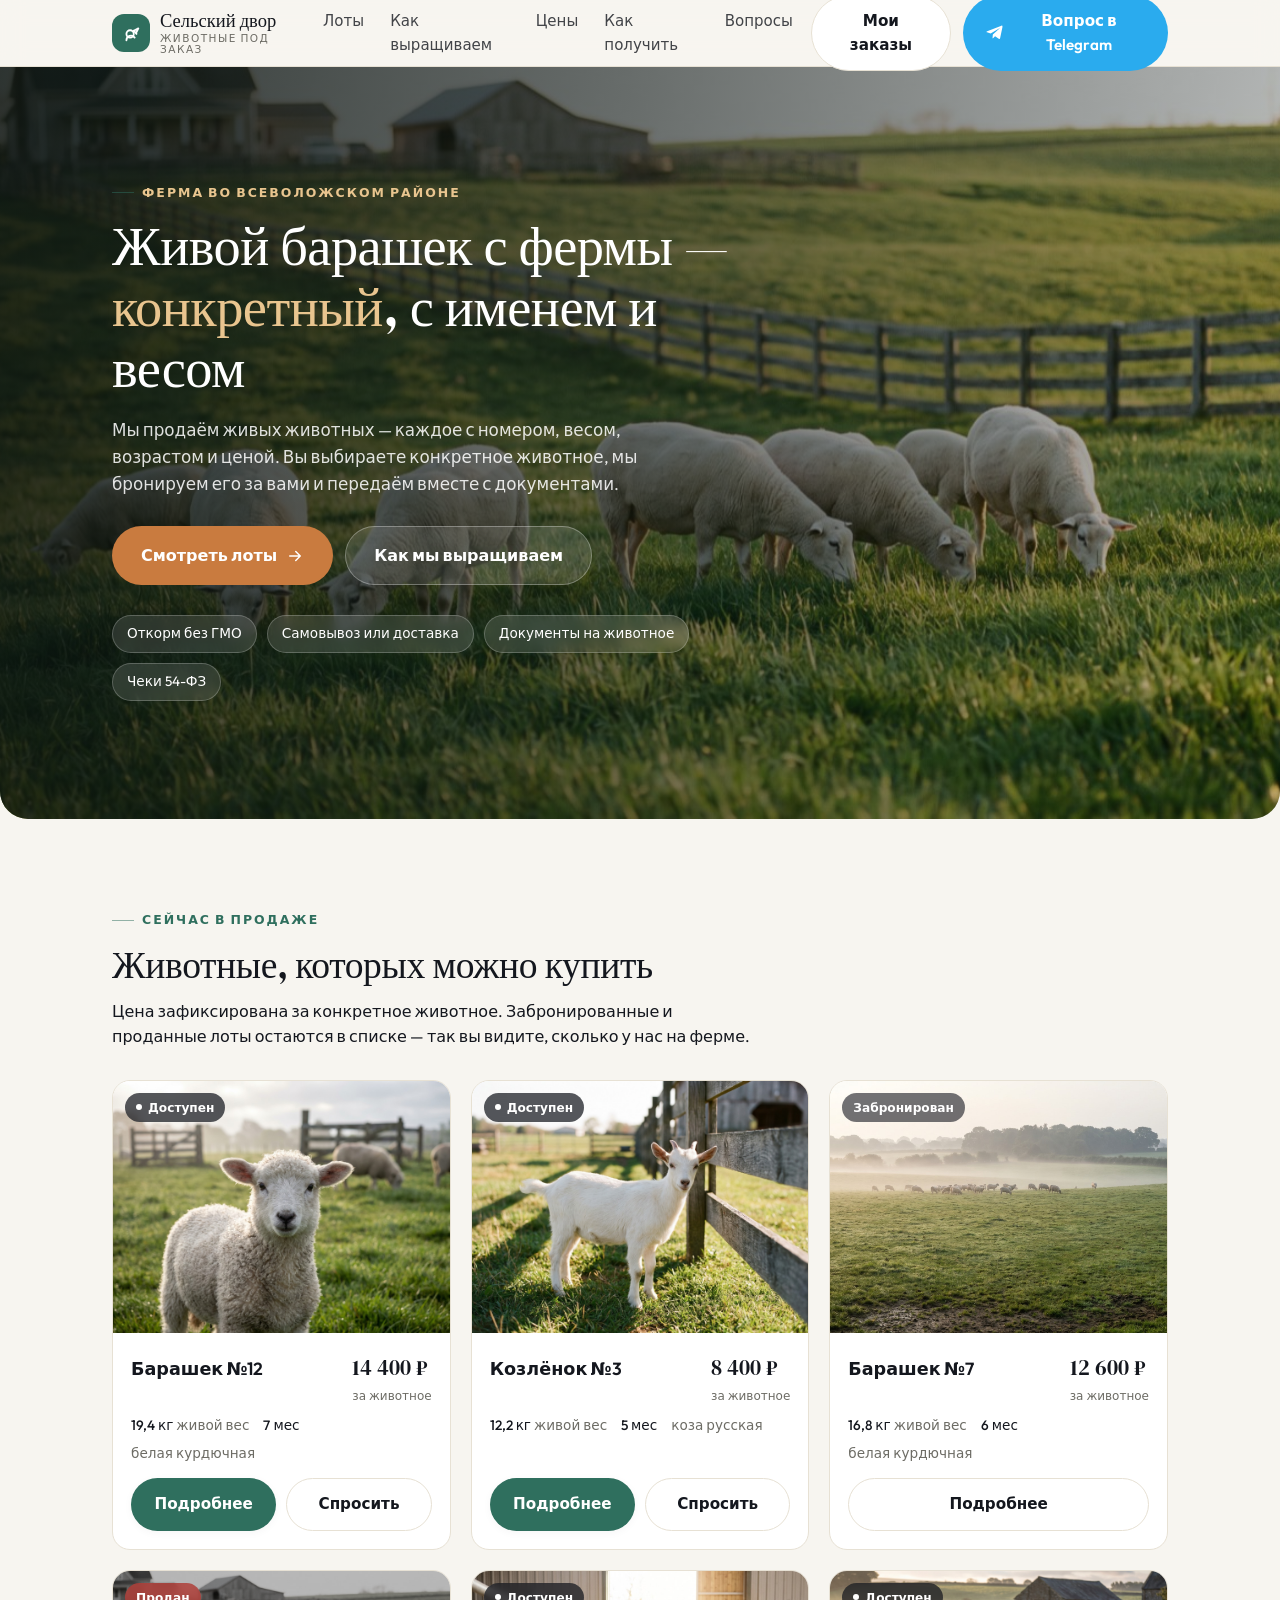
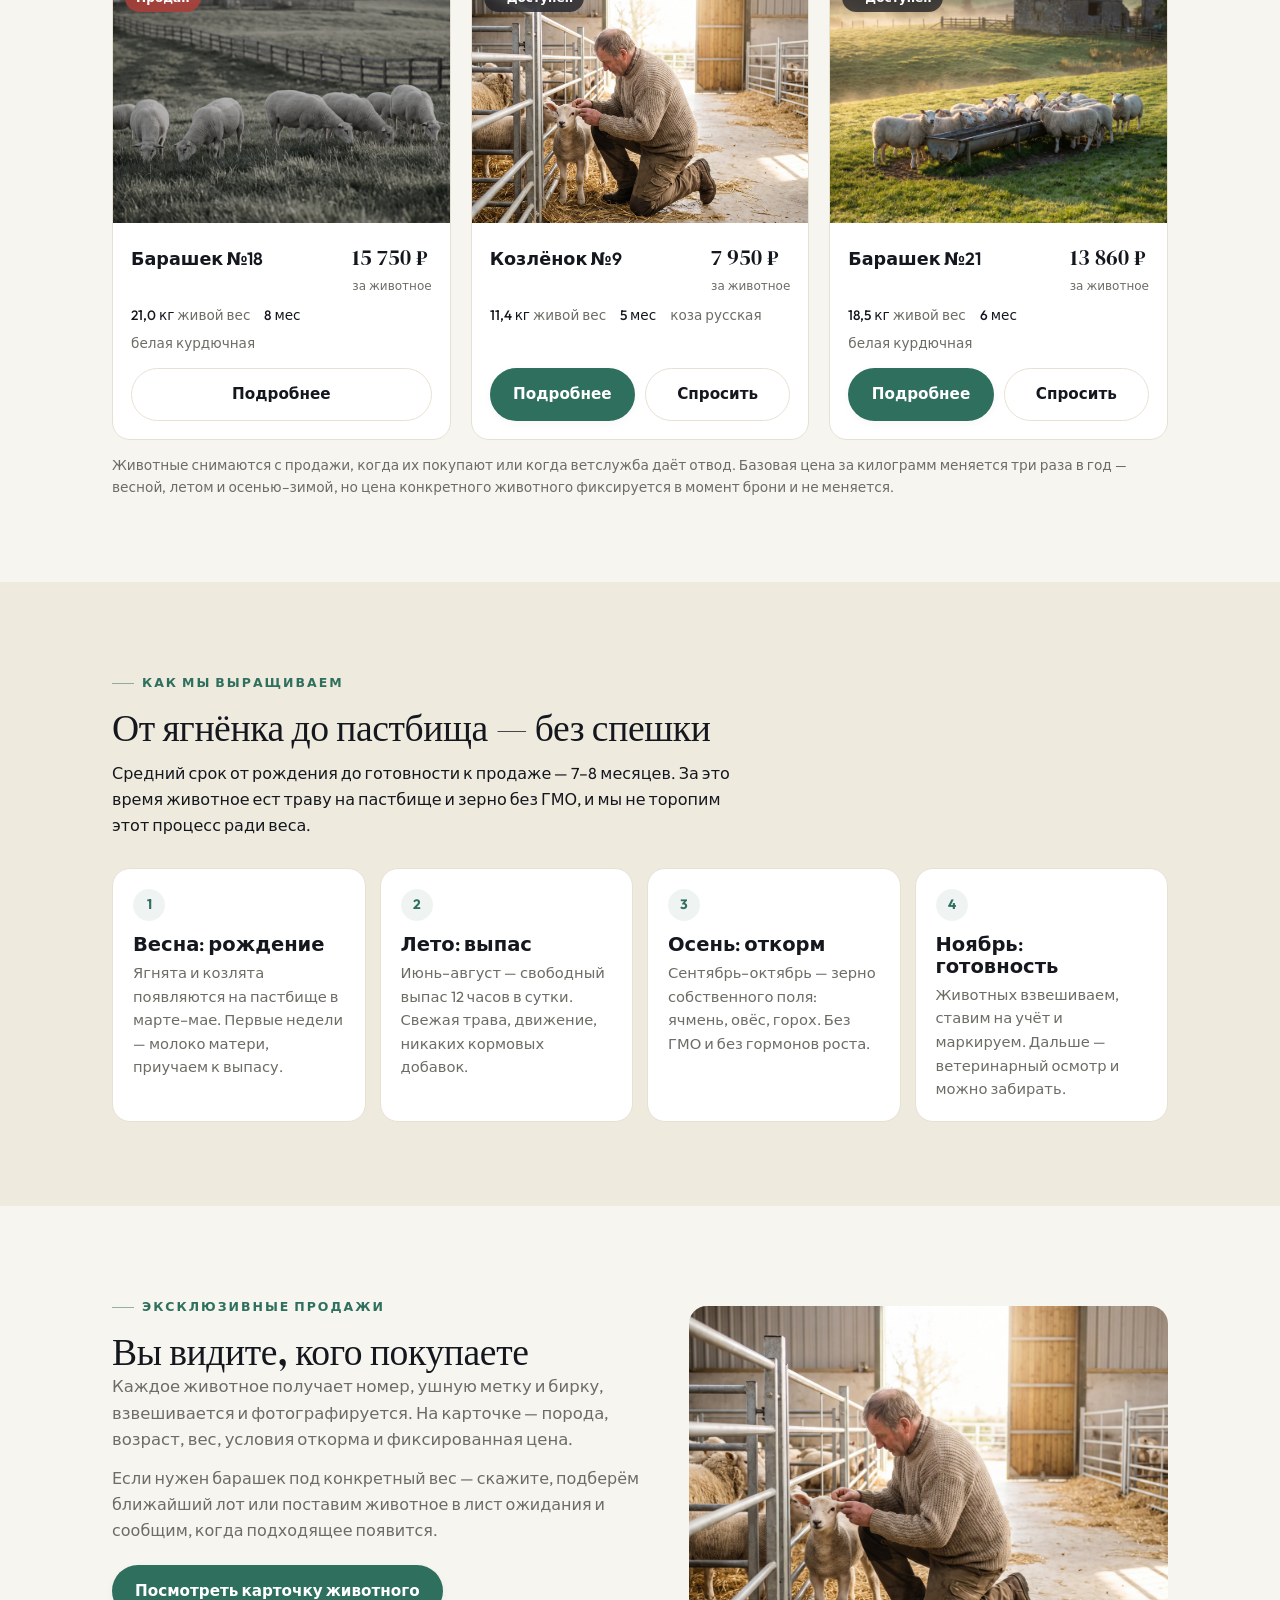
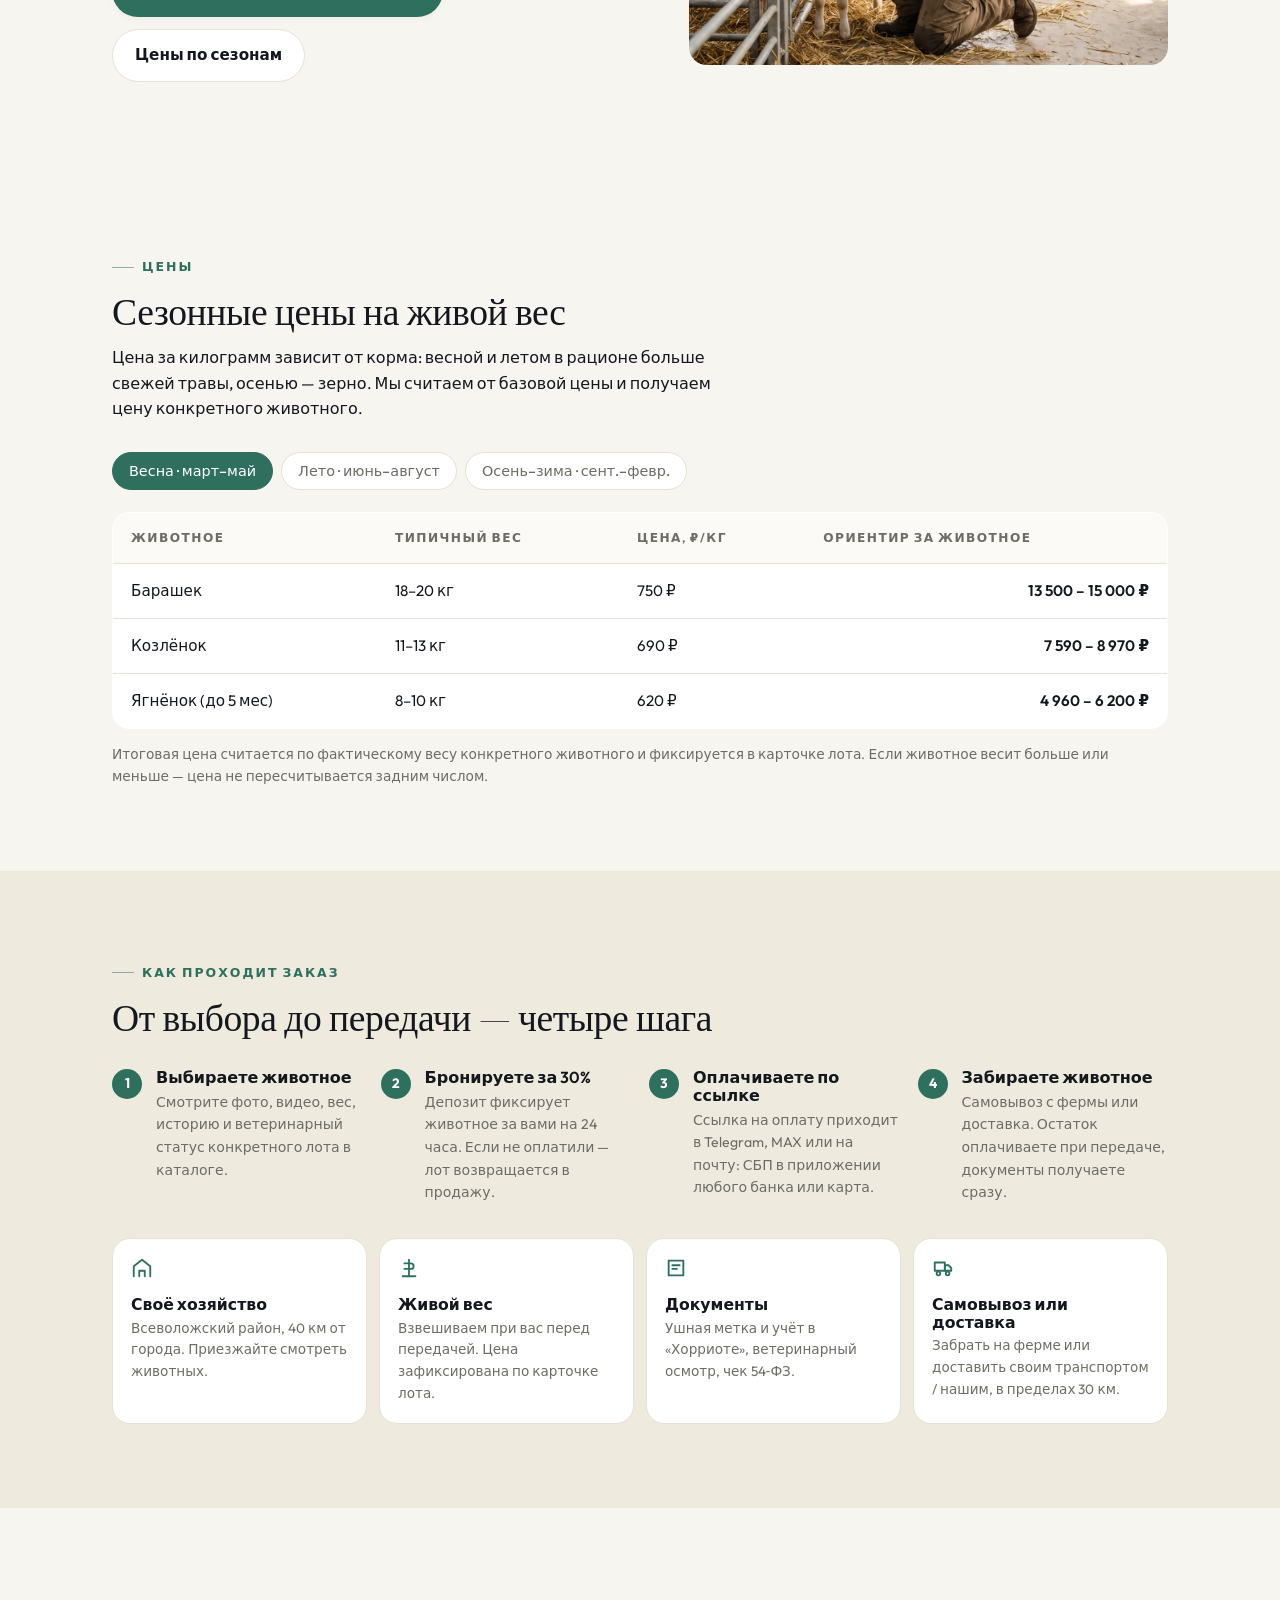
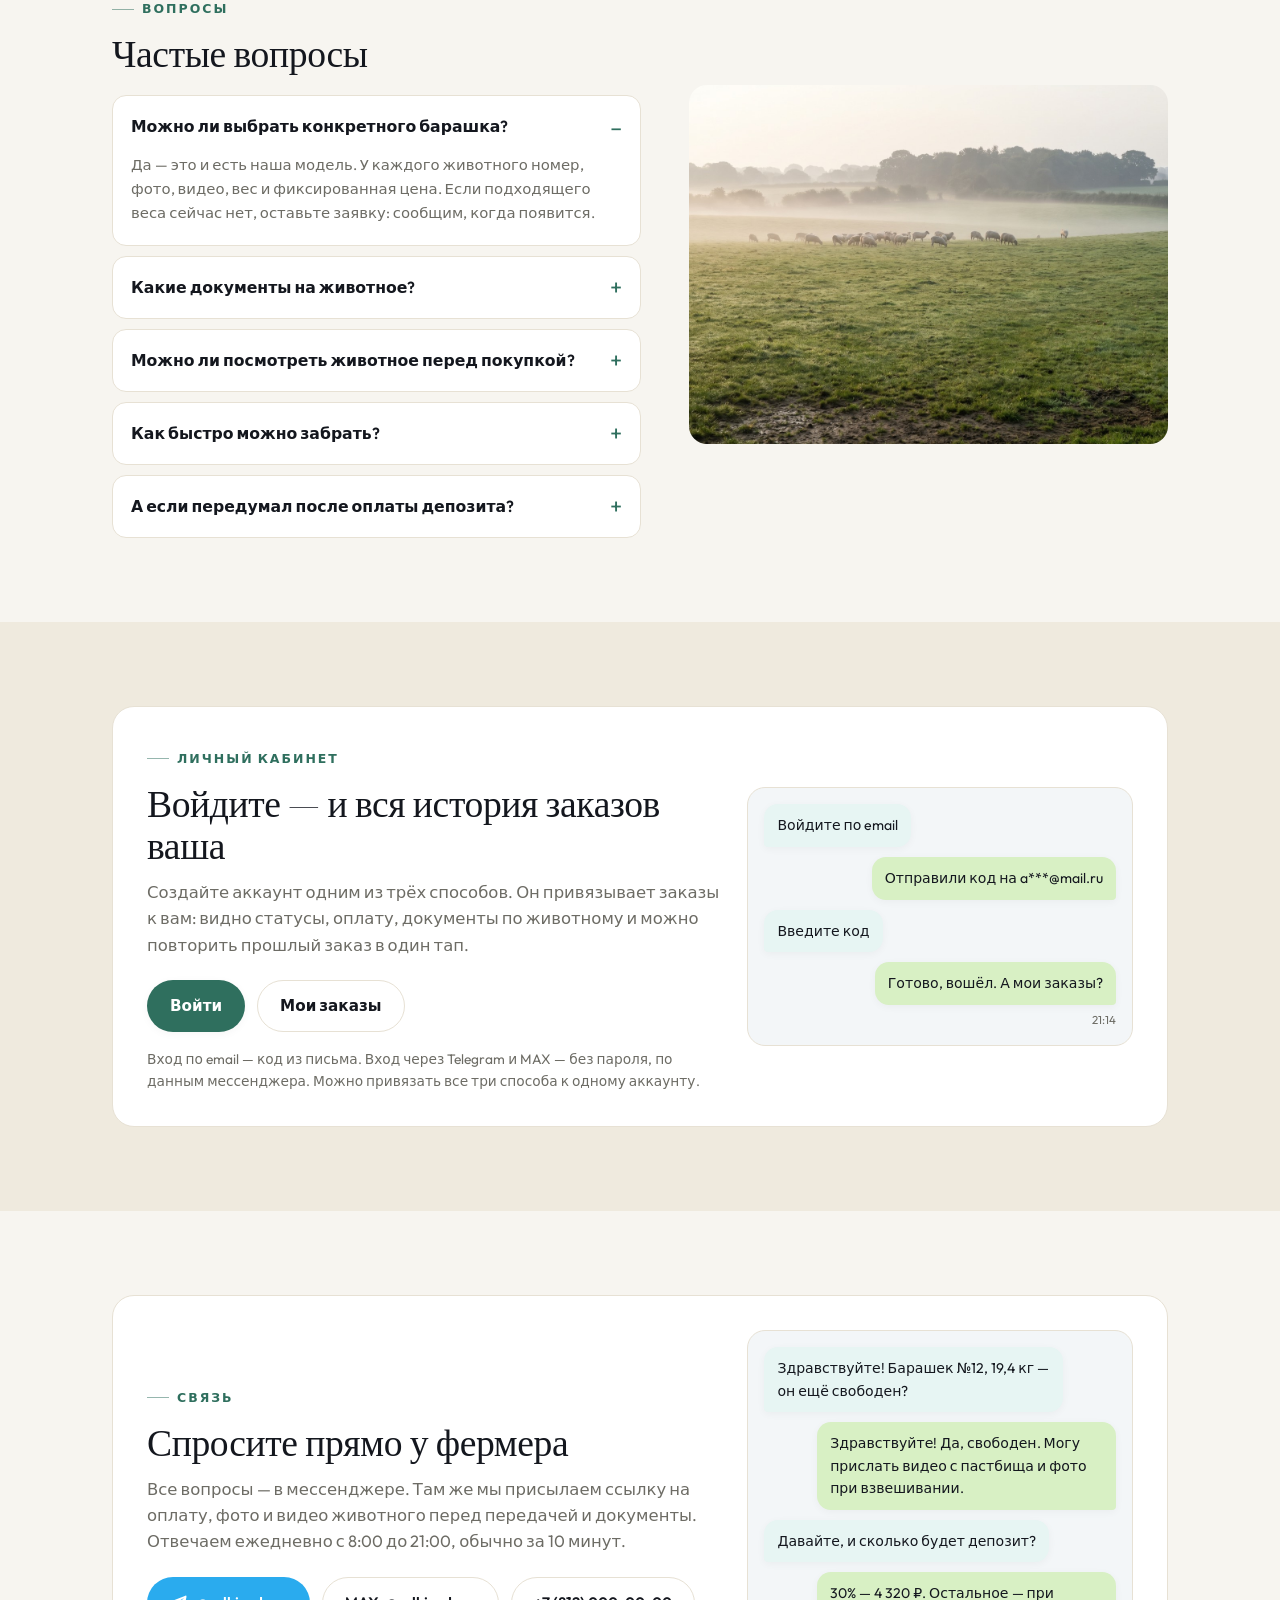
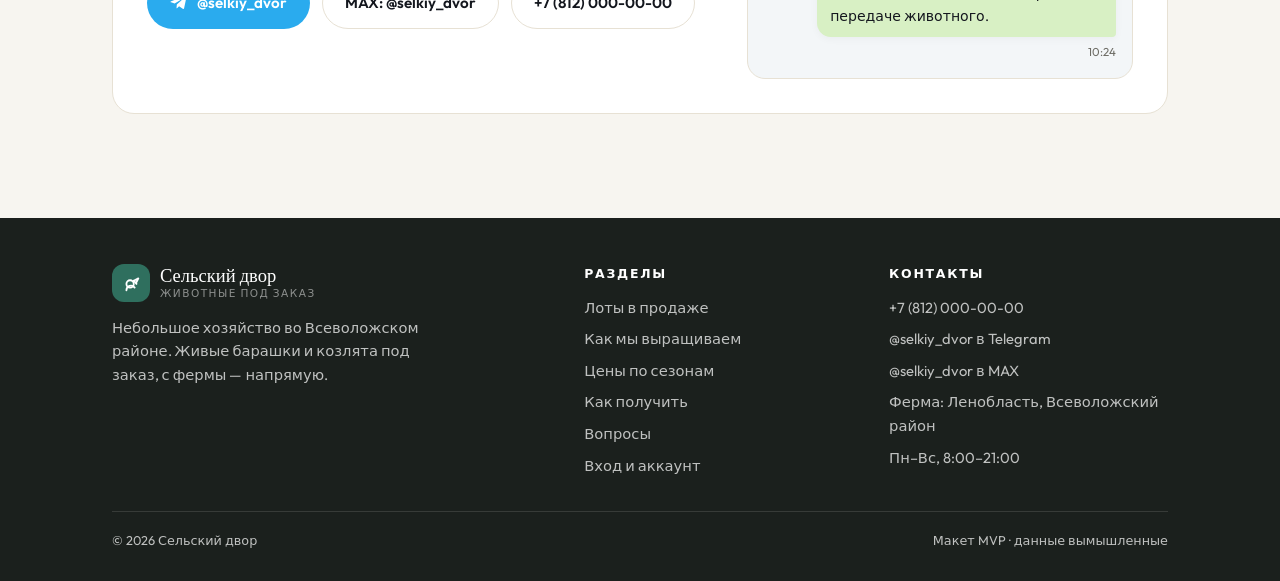
<file: index.html>
<!DOCTYPE html>
<html lang="ru">
<head>
<meta charset="utf-8">
<meta name="viewport" content="width=device-width, initial-scale=1">
<title>Сельский двор — живые барашки и козлята под заказ</title>
<link rel="preconnect" href="https://fonts.googleapis.com">
<link rel="preconnect" href="https://fonts.gstatic.com" crossorigin>
<link href="https://fonts.googleapis.com/css2?family=DM+Serif+Display&family=Outfit:wght@400;500;600;700&display=swap" rel="stylesheet">
<link rel="stylesheet" href="assets/styles.css">
</head>
<body>

<header class="header">
  <div class="container header__inner">
    <a class="logo" href="index.html">
      <span class="logo__mark">
        <svg viewBox="0 0 24 24" fill="none" stroke="currentColor" stroke-width="2" stroke-linecap="round" stroke-linejoin="round"><path d="M7 20a5 5 0 0 1 9-3"/><path d="M11 17a4 4 0 1 0 0-8 4 4 0 0 0 0 8Z"/><path d="M15 9.5 20 7l-2 4"/><path d="M15 9.5 18 13"/></svg>
      </span>
      <span class="logo__text">Сельский двор<span>животные под заказ</span></span>
    </a>
    <nav class="nav">
      <a href="#lots">Лоты</a>
      <a href="#how">Как выращиваем</a>
      <a href="#prices">Цены</a>
      <a href="#delivery">Как получить</a>
      <a href="#faq">Вопросы</a>
    </nav>
    <div class="header__cta">
      <a class="btn btn-outline" href="account.html">Мои заказы</a>
      <a class="btn btn-tg" href="#tg">
        <svg viewBox="0 0 24 24" fill="currentColor"><path d="M21.9 4.3 18.8 19c-.2 1-.9 1.3-1.8.8l-4.9-3.6-2.4 2.3c-.3.3-.5.5-1 .5l.4-4.9 8.9-8c.4-.3-.1-.5-.6-.2L6.2 12.7 1.4 11c-1-.3-1-1 .2-1.5l19-7.3c.9-.3 1.6.2 1.3 2.1Z"/></svg>
        Вопрос в Telegram
      </a>
    </div>
    <button class="burger" id="burger" aria-label="Меню">
      <svg viewBox="0 0 24 24" fill="none" stroke="currentColor" stroke-width="2" stroke-linecap="round"><path d="M4 7h16M4 12h16M4 17h16"/></svg>
    </button>
  </div>
  <div class="mobile-nav" id="mobileNav">
    <div class="container">
      <a href="#lots">Лоты</a>
      <a href="#how">Как выращиваем</a>
      <a href="#prices">Цены</a>
      <a href="#delivery">Как получить</a>
      <a href="#faq">Вопросы</a>
      <a href="login.html">Войти</a>
      <a href="account.html">Мои заказы</a>
      <a class="btn btn-tg btn-block" href="#tg">Задать вопрос в Telegram</a>
    </div>
  </div>
</header>

<section class="hero">
  <img class="hero__img" src="assets/hero-pasture.jpg" alt="Отара на пастбище в золотой час">
  <div class="container">
    <div class="hero__inner">
      <span class="eyebrow" style="color:#e9c58f">Ферма во Всеволожском районе</span>
      <h1>Живой барашек с фермы — <em>конкретный</em>, с именем и весом</h1>
      <p>Мы продаём живых животных — каждое с номером, весом, возрастом и ценой. Вы выбираете конкретное животное, мы бронируем его за вами и передаём вместе с документами.</p>
      <div class="hero__actions">
        <a class="btn btn-terra btn-lg" href="#lots">
          Смотреть лоты
          <svg viewBox="0 0 24 24" fill="none" stroke="currentColor" stroke-width="2" stroke-linecap="round" stroke-linejoin="round"><path d="M5 12h14M13 6l6 6-6 6"/></svg>
        </a>
        <a class="btn btn-outline btn-lg" style="background:rgba(255,255,255,.12);border-color:rgba(255,255,255,.3);color:#fff" href="#how">Как мы выращиваем</a>
      </div>
      <div class="hero__facts">
        <span class="hero__fact">Откорм без ГМО</span>
        <span class="hero__fact">Самовывоз или доставка</span>
        <span class="hero__fact">Документы на животное</span>
        <span class="hero__fact">Чеки 54-ФЗ</span>
      </div>
    </div>
  </div>
</section>

<section class="section" id="lots">
  <div class="container">
    <div class="section-head">
      <span class="eyebrow">Сейчас в продаже</span>
      <h2>Животные, которых можно купить</h2>
      <p>Цена зафиксирована за конкретное животное. Забронированные и проданные лоты остаются в списке — так вы видите, сколько у нас на ферме.</p>
    </div>

    <div class="lots">
      <!-- Лот 1 -->
      <article class="lot-card">
        <div class="lot-card__media">
          <img src="assets/lot-lamb.jpg" alt="Барашек №12 на пастбище" loading="lazy">
          <span class="badge badge--dark"><span class="badge__dot"></span>Доступен</span>
        </div>
        <div class="lot-card__body">
          <div class="lot-card__title">
            <h3>Барашек №12</h3>
            <div class="lot-card__price">14 400 ₽<small>за животное</small></div>
          </div>
          <div class="lot-card__meta">
            <span><b>19,4 кг</b> живой вес</span>
            <span><b>7 мес</b></span>
            <span>белая курдючная</span>
          </div>
          <div class="lot-card__foot">
            <a class="btn btn-primary" href="lot.html">Подробнее</a>
            <a class="btn btn-outline" href="#tg">Спросить</a>
          </div>
        </div>
      </article>

      <!-- Лот 2 -->
      <article class="lot-card">
        <div class="lot-card__media">
          <img src="assets/lot-goat.jpg" alt="Козлёнок №3 у забора" loading="lazy">
          <span class="badge badge--dark"><span class="badge__dot"></span>Доступен</span>
        </div>
        <div class="lot-card__body">
          <div class="lot-card__title">
            <h3>Козлёнок №3</h3>
            <div class="lot-card__price">8 400 ₽<small>за животное</small></div>
          </div>
          <div class="lot-card__meta">
            <span><b>12,2 кг</b> живой вес</span>
            <span><b>5 мес</b></span>
            <span>коза русская</span>
          </div>
          <div class="lot-card__foot">
            <a class="btn btn-primary" href="lot.html">Подробнее</a>
            <a class="btn btn-outline" href="#tg">Спросить</a>
          </div>
        </div>
      </article>

      <!-- Лот 3 -->
      <article class="lot-card">
        <div class="lot-card__media">
          <img src="assets/farm-landscape.jpg" alt="Отара вдали на пастбище" loading="lazy">
          <span class="badge badge--dark" style="background:rgba(20,23,30,.6)">Забронирован</span>
        </div>
        <div class="lot-card__body">
          <div class="lot-card__title">
            <h3>Барашек №7</h3>
            <div class="lot-card__price">12 600 ₽<small>за животное</small></div>
          </div>
          <div class="lot-card__meta">
            <span><b>16,8 кг</b> живой вес</span>
            <span><b>6 мес</b></span>
            <span>белая курдючная</span>
          </div>
          <div class="lot-card__foot">
            <a class="btn btn-outline" href="lot.html">Подробнее</a>
          </div>
        </div>
      </article>

      <!-- Лот 4 -->
      <article class="lot-card is-sold">
        <div class="lot-card__media">
          <img src="assets/hero-pasture.jpg" alt="Отара на закате" loading="lazy">
          <span class="badge badge--dark" style="background:rgba(176,64,58,.85)">Продан</span>
        </div>
        <div class="lot-card__body">
          <div class="lot-card__title">
            <h3>Барашек №18</h3>
            <div class="lot-card__price">15 750 ₽<small>за животное</small></div>
          </div>
          <div class="lot-card__meta">
            <span><b>21,0 кг</b> живой вес</span>
            <span><b>8 мес</b></span>
            <span>белая курдючная</span>
          </div>
          <div class="lot-card__foot">
            <a class="btn btn-outline" href="lot.html">Подробнее</a>
          </div>
        </div>
      </article>

      <!-- Лот 5 -->
      <article class="lot-card">
        <div class="lot-card__media">
          <img src="assets/farmer-barn.jpg" alt="Проверка козлёнка в загоне" loading="lazy">
          <span class="badge badge--dark"><span class="badge__dot"></span>Доступен</span>
        </div>
        <div class="lot-card__body">
          <div class="lot-card__title">
            <h3>Козлёнок №9</h3>
            <div class="lot-card__price">7 950 ₽<small>за животное</small></div>
          </div>
          <div class="lot-card__meta">
            <span><b>11,4 кг</b> живой вес</span>
            <span><b>5 мес</b></span>
            <span>коза русская</span>
          </div>
          <div class="lot-card__foot">
            <a class="btn btn-primary" href="lot.html">Подробнее</a>
            <a class="btn btn-outline" href="#tg">Спросить</a>
          </div>
        </div>
      </article>

      <!-- Лот 6 -->
      <article class="lot-card">
        <div class="lot-card__media">
          <img src="assets/flock-water.jpg" alt="Стадо овец у поилки на пастбище" loading="lazy">
          <span class="badge badge--dark"><span class="badge__dot"></span>Доступен</span>
        </div>
        <div class="lot-card__body">
          <div class="lot-card__title">
            <h3>Барашек №21</h3>
            <div class="lot-card__price">13 860 ₽<small>за животное</small></div>
          </div>
          <div class="lot-card__meta">
            <span><b>18,5 кг</b> живой вес</span>
            <span><b>6 мес</b></span>
            <span>белая курдючная</span>
          </div>
          <div class="lot-card__foot">
            <a class="btn btn-primary" href="lot.html">Подробнее</a>
            <a class="btn btn-outline" href="#tg">Спросить</a>
          </div>
        </div>
      </article>
    </div>

    <p class="price-note">Животные снимаются с продажи, когда их покупают или когда ветслужба даёт отвод. Базовая цена за килограмм меняется три раза в год — весной, летом и осенью–зимой, но цена конкретного животного фиксируется в момент брони и не меняется.</p>
  </div>
</section>

<section class="section" id="how" style="background:var(--cream-deep)">
  <div class="container">
    <div class="section-head">
      <span class="eyebrow">Как мы выращиваем</span>
      <h2>От ягнёнка до пастбища — без спешки</h2>
      <p>Средний срок от рождения до готовности к продаже — 7–8 месяцев. За это время животное ест траву на пастбище и зерно без ГМО, и мы не торопим этот процесс ради веса.</p>
    </div>

    <div class="steps">
      <div class="step">
        <div class="step__num">1</div>
        <h3>Весна: рождение</h3>
        <p>Ягнята и козлята появляются на пастбище в марте–мае. Первые недели — молоко матери, приучаем к выпасу.</p>
      </div>
      <div class="step">
        <div class="step__num">2</div>
        <h3>Лето: выпас</h3>
        <p>Июнь–август — свободный выпас 12 часов в сутки. Свежая трава, движение, никаких кормовых добавок.</p>
      </div>
      <div class="step">
        <div class="step__num">3</div>
        <h3>Осень: откорм</h3>
        <p>Сентябрь–октябрь — зерно собственного поля: ячмень, овёс, горох. Без ГМО и без гормонов роста.</p>
      </div>
      <div class="step">
        <div class="step__num">4</div>
        <h3>Ноябрь: готовность</h3>
        <p>Животных взвешиваем, ставим на учёт и маркируем. Дальше — ветеринарный осмотр и можно забирать.</p>
      </div>
    </div>
  </div>
</section>

<section class="section">
  <div class="container split">
    <div>
      <span class="eyebrow">Эксклюзивные продажи</span>
      <h2>Вы видите, кого покупаете</h2>
      <p class="lead">Каждое животное получает номер, ушную метку и бирку, взвешивается и фотографируется. На карточке — порода, возраст, вес, условия откорма и фиксированная цена.</p>
      <p class="muted">Если нужен барашек под конкретный вес — скажите, подберём ближайший лот или поставим животное в лист ожидания и сообщим, когда подходящее появится.</p>
      <div style="display:flex;gap:12px;flex-wrap:wrap;margin-top:22px">
        <a class="btn btn-primary" href="lot.html">Посмотреть карточку животного</a>
        <a class="btn btn-outline" href="#prices">Цены по сезонам</a>
      </div>
    </div>
    <div class="split--media">
      <img src="assets/farmer-barn.jpg" alt="Проверка животного в загоне">
    </div>
  </div>
</section>

<section class="section" id="prices">
  <div class="container">
    <div class="section-head">
      <span class="eyebrow">Цены</span>
      <h2>Сезонные цены на живой вес</h2>
      <p>Цена за килограмм зависит от корма: весной и летом в рационе больше свежей травы, осенью — зерно. Мы считаем от базовой цены и получаем цену конкретного животного.</p>
    </div>

    <div class="seasons" role="tablist">
      <button role="tab" aria-selected="true" data-season="spring">Весна · март–май</button>
      <button role="tab" aria-selected="false" data-season="summer">Лето · июнь–август</button>
      <button role="tab" aria-selected="false" data-season="winter">Осень–зима · сент.–февр.</button>
    </div>

    <table class="price-table" id="priceTable">
      <thead>
        <tr><th>Животное</th><th>Типичный вес</th><th>Цена, ₽/кг</th><th>Ориентир за животное</th></tr>
      </thead>
      <tbody></tbody>
    </table>
    <p class="price-note">Итоговая цена считается по фактическому весу конкретного животного и фиксируется в карточке лота. Если животное весит больше или меньше — цена не пересчитывается задним числом.</p>
  </div>
</section>

<section class="section" id="delivery" style="background:var(--cream-deep)">
  <div class="container">
    <div class="section-head">
      <span class="eyebrow">Как проходит заказ</span>
      <h2>От выбора до передачи — четыре шага</h2>
    </div>
    <div class="order-steps">
      <div class="ostep">
        <h3>Выбираете животное</h3>
        <p>Смотрите фото, видео, вес, историю и ветеринарный статус конкретного лота в каталоге.</p>
      </div>
      <div class="ostep">
        <h3>Бронируете за 30%</h3>
        <p>Депозит фиксирует животное за вами на 24 часа. Если не оплатили — лот возвращается в продажу.</p>
      </div>
      <div class="ostep">
        <h3>Оплачиваете по ссылке</h3>
        <p>Ссылка на оплату приходит в Telegram, MAX или на почту: СБП в приложении любого банка или карта.</p>
      </div>
      <div class="ostep">
        <h3>Забираете животное</h3>
        <p>Самовывоз с фермы или доставка. Остаток оплачиваете при передаче, документы получаете сразу.</p>
      </div>
    </div>

    <div class="features" style="margin-top:34px">
      <div class="feature">
        <svg viewBox="0 0 24 24" fill="none" stroke="currentColor" stroke-width="2" stroke-linecap="round" stroke-linejoin="round"><path d="M3 21V10l9-7 9 7v11"/><path d="M9 21v-6h6v6"/></svg>
        <h3>Своё хозяйство</h3>
        <p>Всеволожский район, 40 км от города. Приезжайте смотреть животных.</p>
      </div>
      <div class="feature">
        <svg viewBox="0 0 24 24" fill="none" stroke="currentColor" stroke-width="2" stroke-linecap="round" stroke-linejoin="round"><path d="M12 3v18M7 7h7a3 3 0 0 1 0 6H7"/><path d="M5 21h14"/></svg>
        <h3>Живой вес</h3>
        <p>Взвешиваем при вас перед передачей. Цена зафиксирована по карточке лота.</p>
      </div>
      <div class="feature">
        <svg viewBox="0 0 24 24" fill="none" stroke="currentColor" stroke-width="2" stroke-linecap="round" stroke-linejoin="round"><path d="M4 4h16v16H4z"/><path d="M8 9h8M8 13h5"/></svg>
        <h3>Документы</h3>
        <p>Ушная метка и учёт в «Хорриоте», ветеринарный осмотр, чек 54‑ФЗ.</p>
      </div>
      <div class="feature">
        <svg viewBox="0 0 24 24" fill="none" stroke="currentColor" stroke-width="2" stroke-linecap="round" stroke-linejoin="round"><path d="M3 6h11v9H3z"/><path d="M14 9h4l3 3v3h-7z"/><circle cx="7" cy="18" r="2"/><circle cx="17" cy="18" r="2"/></svg>
        <h3>Самовывоз или доставка</h3>
        <p>Забрать на ферме или доставить своим транспортом / нашим, в пределах 30 км.</p>
      </div>
    </div>
  </div>
</section>

<section class="section" id="faq">
  <div class="container split">
    <div>
      <span class="eyebrow">Вопросы</span>
      <h2>Частые вопросы</h2>
      <div class="faq" style="margin-top:20px">
        <details open>
          <summary>Можно ли выбрать конкретного барашка?</summary>
          <p>Да — это и есть наша модель. У каждого животного номер, фото, видео, вес и фиксированная цена. Если подходящего веса сейчас нет, оставьте заявку: сообщим, когда появится.</p>
        </details>
        <details>
          <summary>Какие документы на животное?</summary>
          <p>Ушная метка и запись в системе «Хорриот» — это обязательный учёт. Дополнительно оформляем ветеринарные сопроводительные документы, если они нужны именно вам: при продаже юридическому лицу или при перевозке. Всё готовим заранее и выдаём вместе с животным.</p>
        </details>
        <details>
          <summary>Можно ли посмотреть животное перед покупкой?</summary>
          <p>Да, и мы это советуем. Приезжайте на ферму во Всеволожском районе или попросите видео с боков и с весами — пришлём в Telegram или MAX.</p>
        </details>
        <details>
          <summary>Как быстро можно забрать?</summary>
          <p>Обычно животное готово к передаче в течение 2–3 дней после брони. Если нужен конкретный день, договариваемся заранее при оформлении.</p>
        </details>
        <details>
          <summary>А если передумал после оплаты депозита?</summary>
          <p>Депозит возвращается полностью, если животное не передано в согласованный срок. Если передумал раньше — просто не оплачивайте депозит, броня снимется через 24 часа.</p>
        </details>
      </div>
    </div>
    <div class="split--media">
      <img src="assets/farm-landscape.jpg" alt="Отара на пастбище">
    </div>
  </div>
</section>

<section class="section" id="login" style="background:var(--cream-deep)">
  <div class="container">
    <div class="tg-card">
      <div>
        <span class="eyebrow">Личный кабинет</span>
        <h2>Войдите — и вся история заказов ваша</h2>
        <p class="lead" style="margin-top:12px">Создайте аккаунт одним из трёх способов. Он привязывает заказы к вам: видно статусы, оплату, документы по животному и можно повторить прошлый заказ в один тап.</p>
        <div style="display:flex;gap:12px;flex-wrap:wrap;margin-top:22px">
          <a class="btn btn-primary" href="login.html">Войти</a>
          <a class="btn btn-outline" href="account.html">Мои заказы</a>
        </div>
        <p class="small muted" style="margin-top:16px">Вход по email — код из письма. Вход через Telegram и MAX — без пароля, по данным мессенджера. Можно привязать все три способа к одному аккаунту.</p>
      </div>
      <div class="tg-chat">
        <div class="tg-bubble tg-bubble--in">Войдите по email</div>
        <div class="tg-bubble tg-bubble--out">Отправили код на a***@mail.ru</div>
        <div class="tg-bubble tg-bubble--in">Введите код</div>
        <div class="tg-bubble tg-bubble--out">Готово, вошёл. А мои заказы?</div>
        <div class="tg-chat__time">21:14</div>
      </div>
    </div>
  </div>
</section>

<section class="section" id="tg">
  <div class="container">
    <div class="tg-card">
      <div>
        <span class="eyebrow">Связь</span>
        <h2>Спросите прямо у фермера</h2>
        <p class="lead" style="margin-top:12px">Все вопросы — в мессенджере. Там же мы присылаем ссылку на оплату, фото и видео животного перед передачей и документы. Отвечаем ежедневно с 8:00 до 21:00, обычно за 10 минут.</p>
        <div style="display:flex;gap:12px;flex-wrap:wrap;margin-top:22px">
          <a class="btn btn-tg" href="#">
            <svg viewBox="0 0 24 24" fill="currentColor"><path d="M21.9 4.3 18.8 19c-.2 1-.9 1.3-1.8.8l-4.9-3.6-2.4 2.3c-.3.3-.5.5-1 .5l.4-4.9 8.9-8c.4-.3-.1-.5-.6-.2L6.2 12.7 1.4 11c-1-.3-1-1 .2-1.5l19-7.3c.9-.3 1.6.2 1.3 2.1Z"/></svg>
            @selkiy_dvor
          </a>
          <a class="btn btn-outline" href="#">MAX: @selkiy_dvor</a>
          <a class="btn btn-outline" href="tel:+78120000000">+7 (812) 000-00-00</a>
        </div>
      </div>
      <div class="tg-chat">
        <div class="tg-bubble tg-bubble--in">Здравствуйте! Барашек №12, 19,4 кг — он ещё свободен?</div>
        <div class="tg-bubble tg-bubble--out">Здравствуйте! Да, свободен. Могу прислать видео с пастбища и фото при взвешивании.</div>
        <div class="tg-bubble tg-bubble--in">Давайте, и сколько будет депозит?</div>
        <div class="tg-bubble tg-bubble--out">30% — 4 320 ₽. Остальное — при передаче животного.</div>
        <div class="tg-chat__time">10:24</div>
      </div>
    </div>
  </div>
</section>

<footer class="footer">
  <div class="container">
    <div class="footer__grid">
      <div>
        <div class="logo" style="margin-bottom:14px">
          <span class="logo__mark">
            <svg viewBox="0 0 24 24" fill="none" stroke="currentColor" stroke-width="2" stroke-linecap="round" stroke-linejoin="round"><path d="M7 20a5 5 0 0 1 9-3"/><path d="M11 17a4 4 0 1 0 0-8 4 4 0 0 0 0 8Z"/><path d="M15 9.5 20 7l-2 4"/><path d="M15 9.5 18 13"/></svg>
          </span>
          <span class="logo__text">Сельский двор<span>животные под заказ</span></span>
        </div>
        <p style="max-width:34ch;font-size:.92rem">Небольшое хозяйство во Всеволожском районе. Живые барашки и козлята под заказ, с фермы — напрямую.</p>
      </div>
      <div>
        <h4>Разделы</h4>
        <ul>
          <li><a href="#lots">Лоты в продаже</a></li>
          <li><a href="#how">Как мы выращиваем</a></li>
          <li><a href="#prices">Цены по сезонам</a></li>
          <li><a href="#delivery">Как получить</a></li>
          <li><a href="#faq">Вопросы</a></li>
          <li><a href="login.html">Вход и аккаунт</a></li>
        </ul>
      </div>
      <div>
        <h4>Контакты</h4>
        <ul>
          <li><a href="tel:+78120000000">+7 (812) 000-00-00</a></li>
          <li><a href="#tg">@selkiy_dvor в Telegram</a></li>
          <li><a href="#tg">@selkiy_dvor в MAX</a></li>
          <li>Ферма: Ленобласть, Всеволожский район</li>
          <li>Пн–Вс, 8:00–21:00</li>
        </ul>
      </div>
    </div>
    <div class="footer__bottom">
      <span>© 2026 Сельский двор</span>
      <span>Макет MVP · данные вымышленные</span>
    </div>
  </div>
</footer>

<script src="assets/app.js"></script>
</body>
</html>
</file>
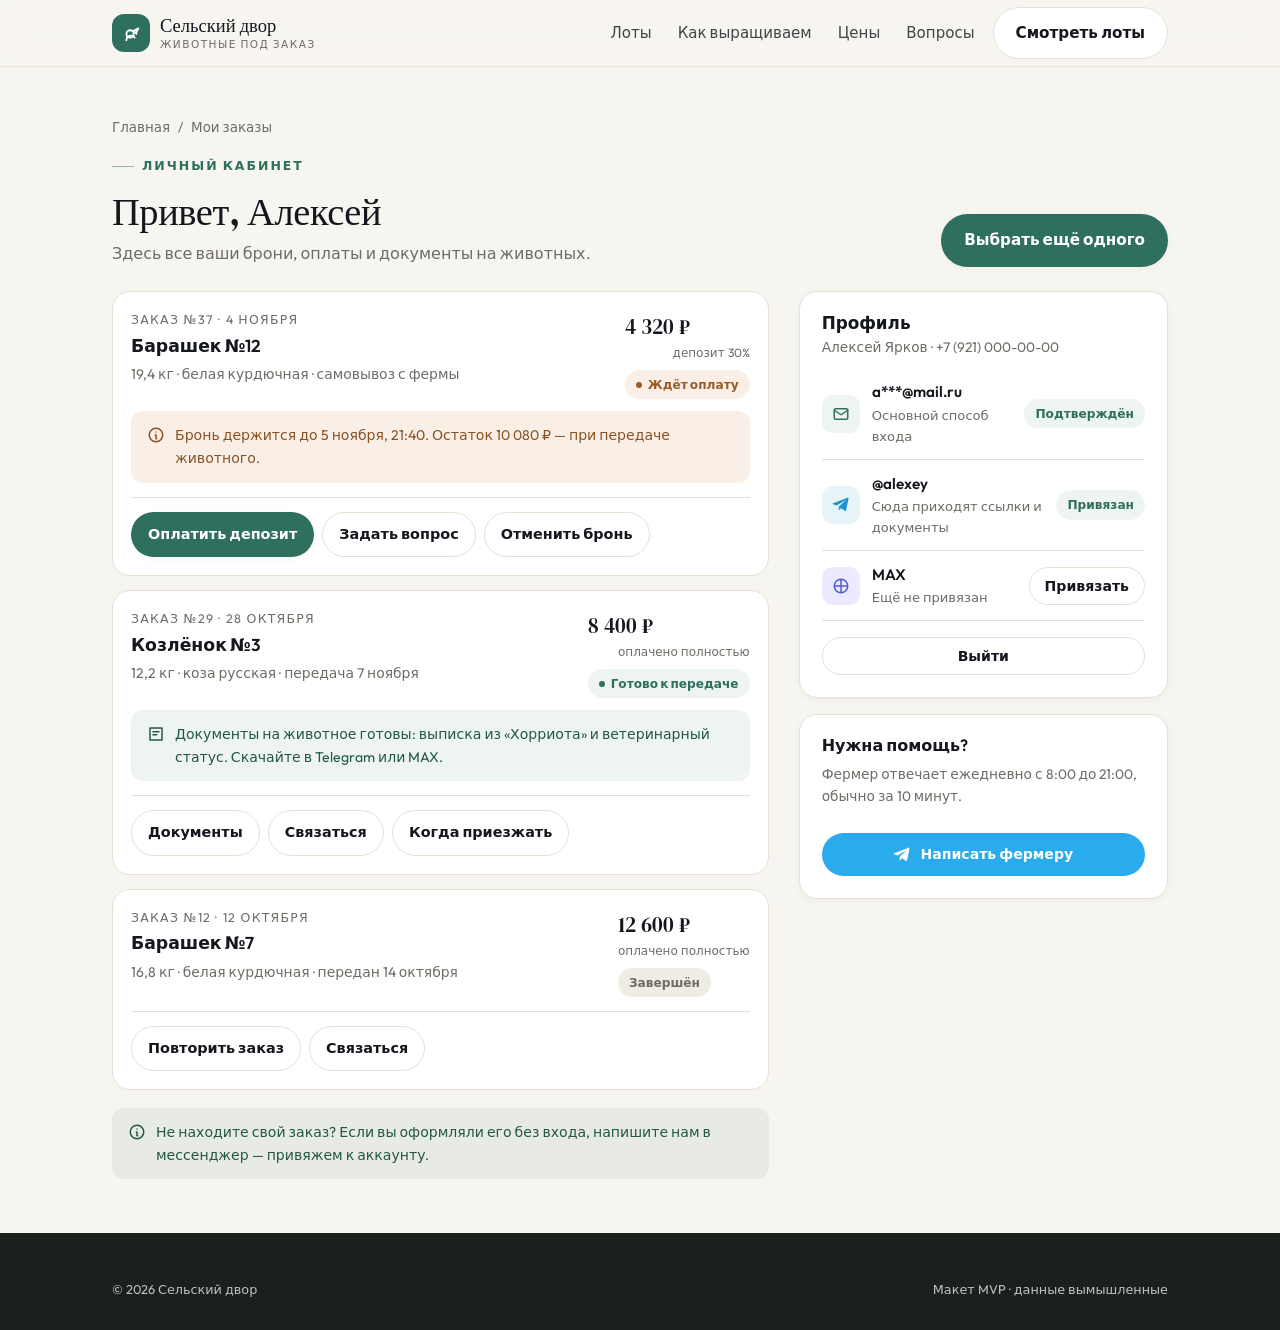
<file: account.html>
<!DOCTYPE html>
<html lang="ru">
<head>
<meta charset="utf-8">
<meta name="viewport" content="width=device-width, initial-scale=1">
<title>Мои заказы — Сельский двор</title>
<link rel="preconnect" href="https://fonts.googleapis.com">
<link rel="preconnect" href="https://fonts.gstatic.com" crossorigin>
<link href="https://fonts.googleapis.com/css2?family=DM+Serif+Display&family=Outfit:wght@400;500;600;700&display=swap" rel="stylesheet">
<link rel="stylesheet" href="assets/styles.css">
</head>
<body>

<header class="header">
  <div class="container header__inner">
    <a class="logo" href="index.html">
      <span class="logo__mark">
        <svg viewBox="0 0 24 24" fill="none" stroke="currentColor" stroke-width="2" stroke-linecap="round" stroke-linejoin="round"><path d="M7 20a5 5 0 0 1 9-3"/><path d="M11 17a4 4 0 1 0 0-8 4 4 0 0 0 0 8Z"/><path d="M15 9.5 20 7l-2 4"/><path d="M15 9.5 18 13"/></svg>
      </span>
      <span class="logo__text">Сельский двор<span>животные под заказ</span></span>
    </a>
    <nav class="nav">
      <a href="index.html#lots">Лоты</a>
      <a href="index.html#how">Как выращиваем</a>
      <a href="index.html#prices">Цены</a>
      <a href="index.html#faq">Вопросы</a>
    </nav>
    <div class="header__cta">
      <a class="btn btn-outline" href="index.html#lots">Смотреть лоты</a>
    </div>
    <button class="burger" id="burger" aria-label="Меню">
      <svg viewBox="0 0 24 24" fill="none" stroke="currentColor" stroke-width="2" stroke-linecap="round"><path d="M4 7h16M4 12h16M4 17h16"/></svg>
    </button>
  </div>
  <div class="mobile-nav" id="mobileNav">
    <div class="container">
      <a href="index.html#lots">Лоты</a>
      <a href="index.html#prices">Цены</a>
      <a href="index.html#faq">Вопросы</a>
      <a class="btn btn-tg btn-block" href="index.html#tg">Задать вопрос в Telegram</a>
    </div>
  </div>
</header>

<section class="section section--tight">
  <div class="container">
    <nav class="crumbs">
      <a href="index.html">Главная</a> <span>/</span> <span>Мои заказы</span>
    </nav>

    <div style="display:flex;justify-content:space-between;align-items:flex-end;gap:16px;flex-wrap:wrap;margin:10px 0 24px">
      <div>
        <span class="eyebrow">Личный кабинет</span>
        <h1 style="font-size:clamp(1.7rem,4vw,2.4rem)">Привет, Алексей</h1>
        <p class="muted" style="margin-top:8px">Здесь все ваши брони, оплаты и документы на животных.</p>
      </div>
      <a class="btn btn-primary" href="index.html#lots">Выбрать ещё одного</a>
    </div>

    <div class="account-layout">
      <!-- Список заказов -->
      <div>
        <div class="order-card">
          <div class="order-card__head">
            <div>
              <div class="order-card__num">Заказ №37 · 4 ноября</div>
              <div class="order-card__title">Барашек №12</div>
              <div class="order-card__meta">19,4 кг · белая курдючная · самовывоз с фермы</div>
            </div>
            <div>
              <div class="order-card__sum">4 320 ₽<small>депозит 30%</small></div>
              <span class="badge badge--terra" style="margin-top:8px"><span class="badge__dot"></span>Ждёт оплату</span>
            </div>
          </div>
          <div class="note note--terra" style="margin-bottom:0">
            <svg viewBox="0 0 24 24" fill="none" stroke="currentColor" stroke-width="2" stroke-linecap="round" stroke-linejoin="round"><circle cx="12" cy="12" r="9"/><path d="M12 8h.01M11 12h1v5h1"/></svg>
            <span>Бронь держится до 5 ноября, 21:40. Остаток 10 080 ₽ — при передаче животного.</span>
          </div>
          <div class="order-card__actions">
            <a class="btn btn-primary" href="payment.html">Оплатить депозит</a>
            <a class="btn btn-outline" href="index.html#tg">Задать вопрос</a>
            <button class="btn btn-outline">Отменить бронь</button>
          </div>
        </div>

        <div class="order-card">
          <div class="order-card__head">
            <div>
              <div class="order-card__num">Заказ №29 · 28 октября</div>
              <div class="order-card__title">Козлёнок №3</div>
              <div class="order-card__meta">12,2 кг · коза русская · передача 7 ноября</div>
            </div>
            <div>
              <div class="order-card__sum">8 400 ₽<small>оплачено полностью</small></div>
              <span class="badge" style="margin-top:8px"><span class="badge__dot"></span>Готово к передаче</span>
            </div>
          </div>
          <div class="note" style="margin-bottom:0">
            <svg viewBox="0 0 24 24" fill="none" stroke="currentColor" stroke-width="2" stroke-linecap="round" stroke-linejoin="round"><path d="M4 4h16v16H4z"/><path d="M8 9h8M8 13h5"/></svg>
            <span>Документы на животное готовы: выписка из «Хорриота» и ветеринарный статус. Скачайте в Telegram или MAX.</span>
          </div>
          <div class="order-card__actions">
            <a class="btn btn-outline" href="#">Документы</a>
            <a class="btn btn-outline" href="index.html#tg">Связаться</a>
            <a class="btn btn-outline" href="index.html#delivery">Когда приезжать</a>
          </div>
        </div>

        <div class="order-card">
          <div class="order-card__head">
            <div>
              <div class="order-card__num">Заказ №12 · 12 октября</div>
              <div class="order-card__title">Барашек №7</div>
              <div class="order-card__meta">16,8 кг · белая курдючная · передан 14 октября</div>
            </div>
            <div>
              <div class="order-card__sum">12 600 ₽<small>оплачено полностью</small></div>
              <span class="badge badge--muted" style="margin-top:8px">Завершён</span>
            </div>
          </div>
          <div class="order-card__actions">
            <a class="btn btn-outline" href="lot.html">Повторить заказ</a>
            <a class="btn btn-outline" href="index.html#tg">Связаться</a>
          </div>
        </div>

        <div class="note" style="margin-top:18px">
          <svg viewBox="0 0 24 24" fill="none" stroke="currentColor" stroke-width="2" stroke-linecap="round" stroke-linejoin="round"><circle cx="12" cy="12" r="9"/><path d="M12 8h.01M11 12h1v5h1"/></svg>
          <span>Не находите свой заказ? Если вы оформляли его без входа, напишите нам в мессенджер — привяжем к аккаунту.</span>
        </div>
      </div>

      <!-- Профиль -->
      <aside>
        <div class="panel">
          <h3 style="font-size:1.05rem;margin-bottom:4px">Профиль</h3>
          <p class="small muted" style="margin-bottom:10px">Алексей Ярков · +7 (921) 000-00-00</p>

          <div class="identity-row">
            <span class="identity__icon identity__icon--mail">
              <svg viewBox="0 0 24 24" width="18" height="18" fill="none" stroke="currentColor" stroke-width="2" stroke-linecap="round" stroke-linejoin="round"><rect x="3" y="5" width="18" height="14" rx="2"/><path d="M3 7l9 6 9-6"/></svg>
            </span>
            <div>
              <div class="identity__name">a***@mail.ru</div>
              <div class="identity__sub">Основной способ входа</div>
            </div>
            <span class="identity__action badge" style="margin-left:auto">Подтверждён</span>
          </div>

          <div class="identity-row">
            <span class="identity__icon identity__icon--tg">
              <svg viewBox="0 0 24 24" width="18" height="18" fill="currentColor"><path d="M21.9 4.3 18.8 19c-.2 1-.9 1.3-1.8.8l-4.9-3.6-2.4 2.3c-.3.3-.5.5-1 .5l.4-4.9 8.9-8c.4-.3-.1-.5-.6-.2L6.2 12.7 1.4 11c-1-.3-1-1 .2-1.5l19-7.3c.9-.3 1.6.2 1.3 2.1Z"/></svg>
            </span>
            <div>
              <div class="identity__name">@alexey</div>
              <div class="identity__sub">Сюда приходят ссылки и документы</div>
            </div>
            <span class="identity__action badge" style="margin-left:auto">Привязан</span>
          </div>

          <div class="identity-row">
            <span class="identity__icon identity__icon--max">
              <svg viewBox="0 0 24 24" width="18" height="18" fill="none" stroke="currentColor" stroke-width="2" stroke-linecap="round" stroke-linejoin="round"><path d="M4 12h16"/><path d="M12 4v16"/><circle cx="12" cy="12" r="9"/></svg>
            </span>
            <div>
              <div class="identity__name">MAX</div>
              <div class="identity__sub">Ещё не привязан</div>
            </div>
            <button class="identity__action btn btn-outline btn--sm" style="margin-left:auto">Привязать</button>
          </div>

          <button class="btn btn-outline btn-block btn--sm" style="margin-top:16px">Выйти</button>
        </div>

        <div class="panel" style="margin-top:16px">
          <h3 style="font-size:1rem;margin-bottom:8px">Нужна помощь?</h3>
          <p class="small muted">Фермер отвечает ежедневно с 8:00 до 21:00, обычно за 10 минут.</p>
          <a class="btn btn-tg btn-block btn--sm" style="margin-top:12px" href="index.html#tg">
            <svg viewBox="0 0 24 24" fill="currentColor"><path d="M21.9 4.3 18.8 19c-.2 1-.9 1.3-1.8.8l-4.9-3.6-2.4 2.3c-.3.3-.5.5-1 .5l.4-4.9 8.9-8c.4-.3-.1-.5-.6-.2L6.2 12.7 1.4 11c-1-.3-1-1 .2-1.5l19-7.3c.9-.3 1.6.2 1.3 2.1Z"/></svg>
            Написать фермеру
          </a>
        </div>
      </aside>
    </div>
  </div>
</section>

<footer class="footer">
  <div class="container">
    <div class="footer__bottom" style="margin-top:0;border-top:none;padding-top:0">
      <span>© 2026 Сельский двор</span>
      <span>Макет MVP · данные вымышленные</span>
    </div>
  </div>
</footer>

<script src="assets/app.js"></script>
</body>
</html>
</file>
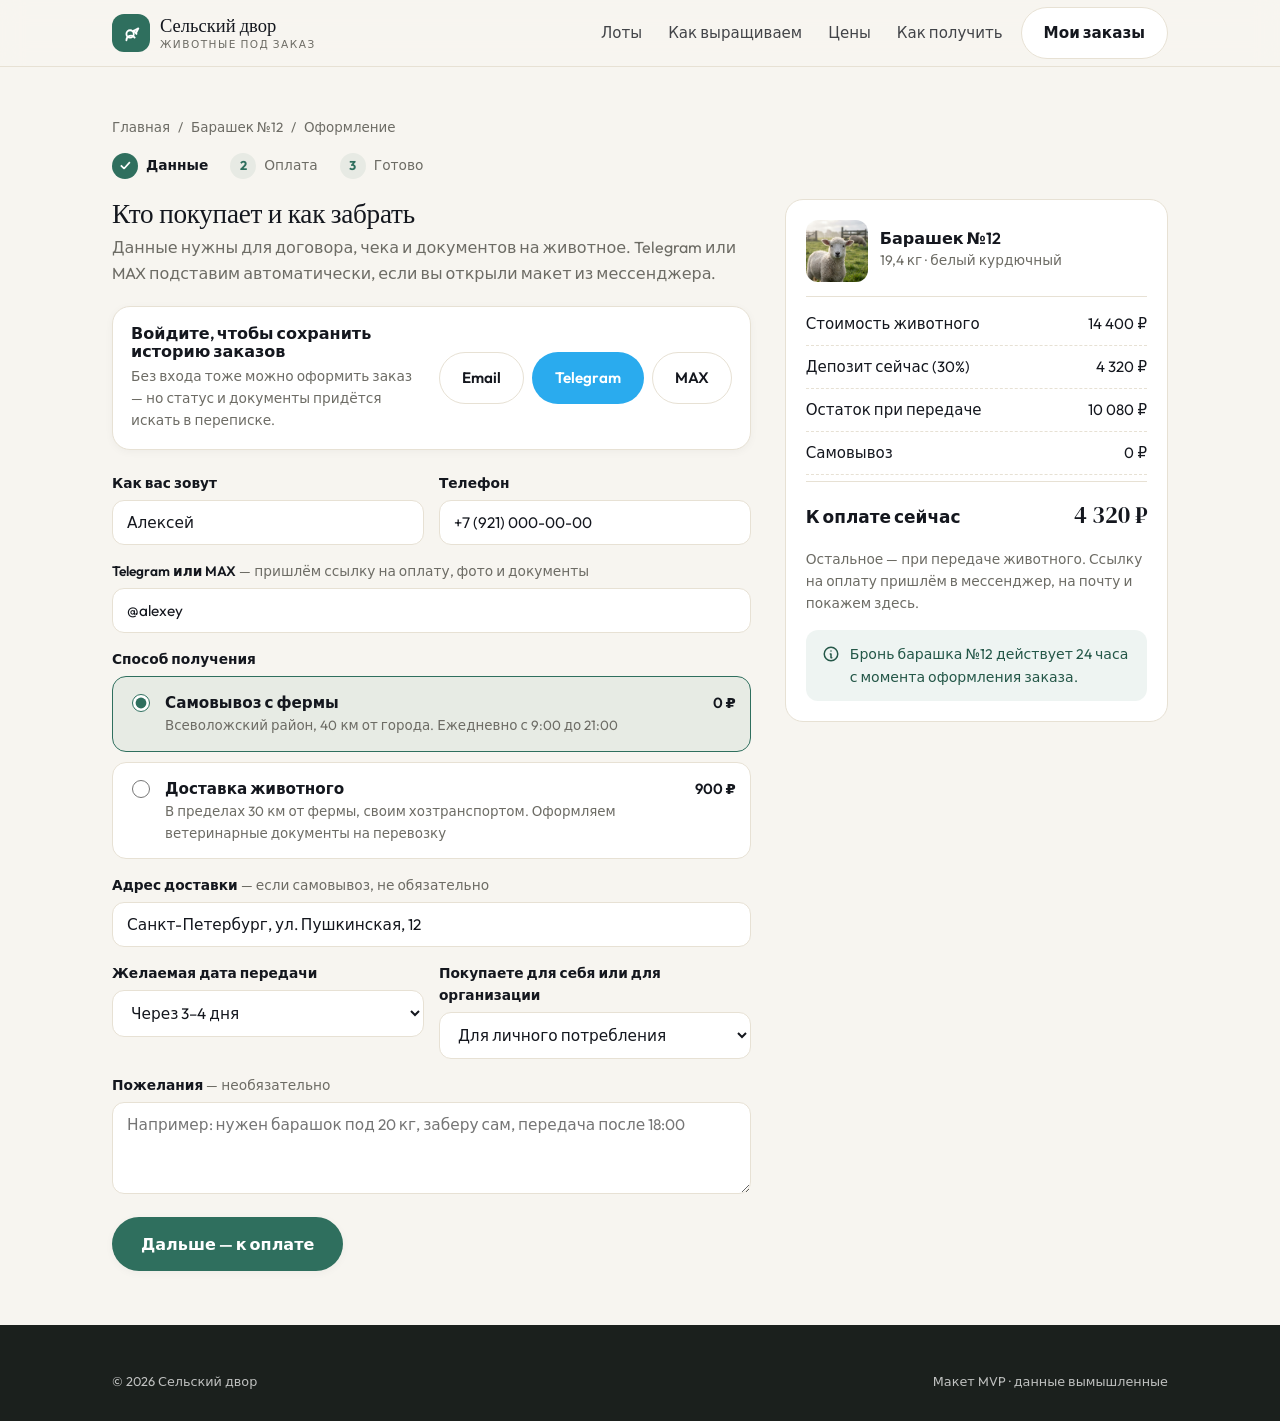
<file: checkout.html>
<!DOCTYPE html>
<html lang="ru">
<head>
<meta charset="utf-8">
<meta name="viewport" content="width=device-width, initial-scale=1">
<title>Оформление заказа — Сельский двор</title>
<link rel="preconnect" href="https://fonts.googleapis.com">
<link rel="preconnect" href="https://fonts.gstatic.com" crossorigin>
<link href="https://fonts.googleapis.com/css2?family=DM+Serif+Display&family=Outfit:wght@400;500;600;700&display=swap" rel="stylesheet">
<link rel="stylesheet" href="assets/styles.css">
</head>
<body>

<header class="header">
  <div class="container header__inner">
    <a class="logo" href="index.html">
      <span class="logo__mark">
        <svg viewBox="0 0 24 24" fill="none" stroke="currentColor" stroke-width="2" stroke-linecap="round" stroke-linejoin="round"><path d="M7 20a5 5 0 0 1 9-3"/><path d="M11 17a4 4 0 1 0 0-8 4 4 0 0 0 0 8Z"/><path d="M15 9.5 20 7l-2 4"/><path d="M15 9.5 18 13"/></svg>
      </span>
      <span class="logo__text">Сельский двор<span>животные под заказ</span></span>
    </a>
    <nav class="nav">
      <a href="index.html#lots">Лоты</a>
      <a href="index.html#how">Как выращиваем</a>
      <a href="index.html#prices">Цены</a>
      <a href="index.html#delivery">Как получить</a>
    </nav>
    <div class="header__cta">
      <a class="btn btn-outline" href="account.html">Мои заказы</a>
    </div>
    <button class="burger" id="burger" aria-label="Меню">
      <svg viewBox="0 0 24 24" fill="none" stroke="currentColor" stroke-width="2" stroke-linecap="round"><path d="M4 7h16M4 12h16M4 17h16"/></svg>
    </button>
  </div>
  <div class="mobile-nav" id="mobileNav">
    <div class="container">
      <a href="index.html#lots">Лоты</a>
      <a href="index.html#how">Как выращиваем</a>
      <a href="index.html#prices">Цены</a>
      <a href="login.html">Войти</a>
      <a href="account.html">Мои заказы</a>
      <a class="btn btn-tg btn-block" href="index.html#tg">Задать вопрос в Telegram</a>
    </div>
  </div>
</header>

<section class="section section--tight">
  <div class="container">
    <nav class="crumbs">
      <a href="index.html">Главная</a> <span>/</span>
      <a href="lot.html">Барашек №12</a> <span>/</span>
      <span>Оформление</span>
    </nav>

    <div class="stepper" style="margin-top:14px">
      <span data-step-label="1" class="active"><span>1</span> Данные</span>
      <span data-step-label="2"><span>2</span> Оплата</span>
      <span data-step-label="3"><span>3</span> Готово</span>
    </div>

    <div class="checkout">
      <!-- Левая колонка: шаги -->
      <div>
        <!-- Шаг 1 -->
        <section data-step="1">
          <h2 style="font-size:1.7rem;margin-bottom:6px">Кто покупает и как забрать</h2>
          <p class="muted" style="margin-bottom:20px">Данные нужны для договора, чека и документов на животное. Telegram или MAX подставим автоматически, если вы открыли макет из мессенджера.</p>

          <!-- Вход -->
          <div class="panel" style="margin-bottom:22px;padding:18px">
            <div style="display:flex;gap:14px;align-items:center;flex-wrap:wrap;justify-content:space-between">
              <div style="min-width:220px;flex:1">
                <h3 style="font-size:1rem;margin-bottom:4px">Войдите, чтобы сохранить историю заказов</h3>
                <p class="small muted" style="margin:0">Без входа тоже можно оформить заказ — но статус и документы придётся искать в переписке.</p>
              </div>
              <div style="display:flex;gap:8px;flex-wrap:wrap">
                <a class="btn btn-outline" href="login.html">Email</a>
                <a class="btn btn-tg" href="login.html">Telegram</a>
                <a class="btn btn-outline" href="login.html">MAX</a>
              </div>
            </div>
          </div>

          <div class="row row--2">
            <div class="field">
              <label for="name">Как вас зовут</label>
              <input id="name" type="text" value="Алексей" placeholder="Имя и фамилия">
            </div>
            <div class="field">
              <label for="phone">Телефон</label>
              <input id="phone" type="tel" value="+7 (921) 000-00-00" placeholder="+7 (___) ___-__-__">
            </div>
          </div>

          <div class="field">
            <label for="tg">Telegram или MAX <span class="hint">— пришлём ссылку на оплату, фото и документы</span></label>
            <input id="tg" type="text" value="@alexey" placeholder="@username">
          </div>

          <div class="field">
            <label>Способ получения</label>
            <label class="choice">
              <input type="radio" name="delivery" checked>
              <span class="choice__body">
                <span class="choice__title">Самовывоз с фермы</span>
                <span class="choice__desc">Всеволожский район, 40 км от города. Ежедневно с 9:00 до 21:00</span>
              </span>
              <span class="choice__price">0 ₽</span>
            </label>
            <label class="choice">
              <input type="radio" name="delivery">
              <span class="choice__body">
                <span class="choice__title">Доставка животного</span>
                <span class="choice__desc">В пределах 30 км от фермы, своим хозтранспортом. Оформляем ветеринарные документы на перевозку</span>
              </span>
              <span class="choice__price">900 ₽</span>
            </label>
          </div>

          <div class="field">
            <label for="address">Адрес доставки <span class="hint">— если самовывоз, не обязательно</span></label>
            <input id="address" type="text" value="Санкт-Петербург, ул. Пушкинская, 12" placeholder="Улица, дом, квартира">
          </div>

          <div class="row row--2">
            <div class="field">
              <label for="date">Желаемая дата передачи</label>
              <select id="date">
                <option>Как можно скорее (2–3 дня)</option>
                <option selected>Через 3–4 дня</option>
                <option>Через неделю</option>
                <option>Уточню в мессенджере</option>
              </select>
            </div>
            <div class="field">
              <label for="purpose">Покупаете для себя или для организации</label>
              <select id="purpose">
                <option selected>Для личного потребления</option>
                <option>Для организации (нужны документы)</option>
              </select>
            </div>
          </div>

          <div class="field">
            <label for="comment">Пожелания <span class="hint">— необязательно</span></label>
            <textarea id="comment" placeholder="Например: нужен барашок под 20 кг, заберу сам, передача после 18:00"></textarea>
          </div>

          <button class="btn btn-primary btn-lg" data-goto="2">Дальше — к оплате</button>
        </section>

        <!-- Шаг 2 -->
        <section data-step="2" hidden>
          <h2 style="font-size:1.7rem;margin-bottom:6px">Как оплатить</h2>
          <p class="muted" style="margin-bottom:20px">Ссылку сформирует платёжный терминал Т‑Банка. Чек 54‑ФЗ придёт на указанную почту сразу после оплаты.</p>

          <label class="choice">
            <input type="radio" name="pay" checked>
            <span class="choice__body">
              <span class="choice__title">Депозит 30%, остаток при передаче животного</span>
              <span class="choice__desc">Рекомендуем: животное бронируется за вами на 24 часа. Остаток 10 080 ₽ — при передаче, на ферме или при доставке</span>
            </span>
            <span class="choice__price">4 320 ₽</span>
          </label>

          <label class="choice">
            <input type="radio" name="pay">
            <span class="choice__body">
              <span class="choice__title">Оплатить сразу целиком</span>
              <span class="choice__desc">14 400 ₽. Животное готовим к передаче сразу после оплаты</span>
            </span>
            <span class="choice__price">14 400 ₽</span>
          </label>

          <div class="field" style="margin-top:20px">
            <label>Способ платежа</label>
            <label class="choice">
              <input type="radio" name="method" checked>
              <span class="choice__body">
                <span class="choice__title">СБП — ссылка в приложении банка</span>
                <span class="choice__desc">Откроем Т‑Банк или любой другой банк по ссылке. Без комиссии</span>
              </span>
            </label>
            <label class="choice">
              <input type="radio" name="method">
              <span class="choice__body">
                <span class="choice__title">Банковская карта</span>
                <span class="choice__desc">Страница оплаты на защищённом терминале банка</span>
              </span>
            </label>
          </div>

          <div class="note">
            <svg viewBox="0 0 24 24" fill="none" stroke="currentColor" stroke-width="2" stroke-linecap="round" stroke-linejoin="round"><path d="M12 22s8-4 8-10V5l-8-3-8 3v7c0 6 8 10 8 10Z"/><path d="m9 12 2 2 4-4"/></svg>
            <span>Депозит возвращается полностью, если животное не передано в согласованный срок.</span>
          </div>

          <div style="display:flex;gap:12px;flex-wrap:wrap;margin-top:22px">
            <button class="btn btn-primary btn-lg" data-goto="3">Сформировать ссылку</button>
            <button class="btn btn-outline btn-lg" data-goto="1">Назад</button>
          </div>
        </section>

        <!-- Шаг 3 -->
        <section data-step="3" hidden>
          <h2 style="font-size:1.7rem;margin-bottom:6px">Готово — бронируем барашка</h2>
          <p class="muted" style="margin-bottom:20px">Ссылка на оплату уже сформирована. Она же продублирована в мессенджере и в личном кабинете.</p>

          <div class="panel" style="text-align:center">
            <span class="badge badge--terra"><span class="badge__dot"></span>Ожидает оплаты</span>
            <div class="pay-sum" style="margin:16px 0 4px">4 320 ₽</div>
            <p class="pay-meta">Депозит 30% по лоту «Барашек №12»</p>
            <div class="qr" style="width:180px;height:180px">
              <svg viewBox="0 0 21 21" shape-rendering="crispEdges" fill="#14171e">
                <rect width="21" height="21" fill="#fff"/>
                <path fill="#14171e" d="M1 1h7v7H1zM3 3h3v3H3zM13 1h7v7h-7zM15 3h3v3h-3zM1 13h7v7H1zM3 15h3v3H3zM9 1h2v2H9zM9 4h1v4H9zM11 3h1v1h-1zM12 5h2v1h-2zM10 9h1v1h-1zM11 10h2v2h-2zM13 9h2v2h-2zM16 9h4v1h-4zM17 11h3v2h-3zM9 12h2v1H9zM9 14h1v2H9zM10 16h1v1h-1zM12 13h2v2h-2zM14 12h1v2h-1zM15 15h2v1h-2zM17 15h1v2h-1zM18 17h2v2h-2zM11 19h3v1h-3zM14 18h1v2h-1z"/>
              </svg>
            </div>
            <p class="small muted" style="max-width:34ch;margin:0 auto 18px">Наведите камеру телефона — откроется выбор банка. Или оплатите по ссылке в приложении Т‑Банка.</p>
            <a class="btn btn-primary btn-lg btn-block" href="payment.html">Открыть оплату</a>
            <div class="link-box" style="margin-top:14px">
              <svg viewBox="0 0 24 24" fill="none" stroke="currentColor" stroke-width="2" stroke-linecap="round" stroke-linejoin="round"><path d="M10 13a5 5 0 0 0 7.5.5l3-3a5 5 0 0 0-7-7l-1.7 1.7"/><path d="M14 11a5 5 0 0 0-7.5-.5l-3 3a5 5 0 0 0 7 7l1.7-1.7"/></svg>
              <span>https://qr.nspk.ru/pay?dp=4a1c9f2e8b7d…</span>
            </div>
          </div>

          <div style="display:flex;gap:12px;flex-wrap:wrap;margin-top:22px">
            <a class="btn btn-tg" href="index.html#tg">
              <svg viewBox="0 0 24 24" fill="currentColor"><path d="M21.9 4.3 18.8 19c-.2 1-.9 1.3-1.8.8l-4.9-3.6-2.4 2.3c-.3.3-.5.5-1 .5l.4-4.9 8.9-8c.4-.3-.1-.5-.6-.2L6.2 12.7 1.4 11c-1-.3-1-1 .2-1.5l19-7.3c.9-.3 1.6.2 1.3 2.1Z"/></svg>
              Ссылка отправлена
            </a>
            <a class="btn btn-outline" href="account.html">Открыть мои заказы</a>
            <button class="btn btn-outline" data-goto="1">Изменить данные</button>
          </div>
        </section>
      </div>

      <!-- Правая колонка: сводка -->
      <aside class="summary">
        <div class="summary__lot">
          <img src="assets/lot-lamb.jpg" alt="Барашек №12">
          <div>
            <h3 style="font-size:1rem">Барашек №12</h3>
            <p class="small muted" style="margin:2px 0 0">19,4 кг · белый курдючный</p>
          </div>
        </div>
        <div class="summary__line"><span>Стоимость животного</span><span>14 400 ₽</span></div>
        <div class="summary__line"><span>Депозит сейчас (30%)</span><span>4 320 ₽</span></div>
        <div class="summary__line"><span>Остаток при передаче</span><span>10 080 ₽</span></div>
        <div class="summary__line"><span>Самовывоз</span><span>0 ₽</span></div>
        <div class="summary__total"><span>К оплате сейчас</span><b>4 320 ₽</b></div>
        <p class="small muted" style="margin-top:14px">Остальное — при передаче животного. Ссылку на оплату пришлём в мессенджер, на почту и покажем здесь.</p>
        <div class="note" style="margin-top:16px">
          <svg viewBox="0 0 24 24" fill="none" stroke="currentColor" stroke-width="2" stroke-linecap="round" stroke-linejoin="round"><circle cx="12" cy="12" r="9"/><path d="M12 8h.01M11 12h1v5h1"/></svg>
          <span>Бронь барашка №12 действует 24 часа с момента оформления заказа.</span>
        </div>
      </aside>
    </div>
  </div>
</section>

<footer class="footer">
  <div class="container">
    <div class="footer__bottom" style="margin-top:0;border-top:none;padding-top:0">
      <span>© 2026 Сельский двор</span>
      <span>Макет MVP · данные вымышленные</span>
    </div>
  </div>
</footer>

<script src="assets/app.js"></script>
</body>
</html>
</file>
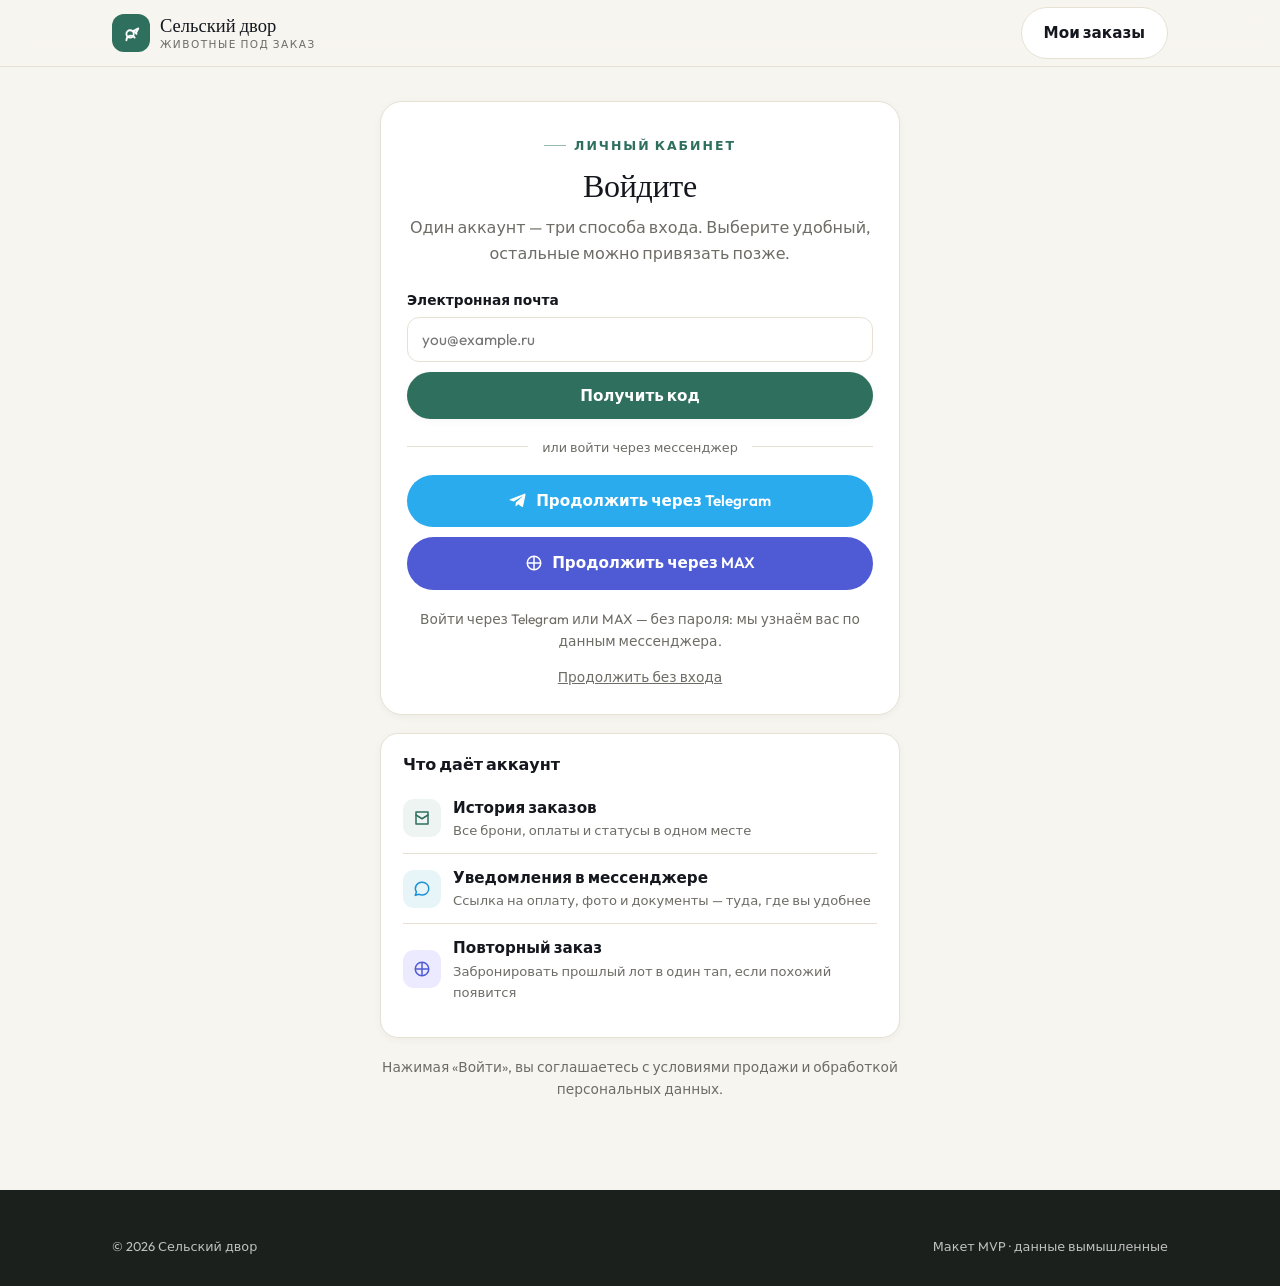
<file: login.html>
<!DOCTYPE html>
<html lang="ru">
<head>
<meta charset="utf-8">
<meta name="viewport" content="width=device-width, initial-scale=1">
<title>Вход — Сельский двор</title>
<link rel="preconnect" href="https://fonts.googleapis.com">
<link rel="preconnect" href="https://fonts.gstatic.com" crossorigin>
<link href="https://fonts.googleapis.com/css2?family=DM+Serif+Display&family=Outfit:wght@400;500;600;700&display=swap" rel="stylesheet">
<link rel="stylesheet" href="assets/styles.css">
</head>
<body>

<header class="header">
  <div class="container header__inner">
    <a class="logo" href="index.html">
      <span class="logo__mark">
        <svg viewBox="0 0 24 24" fill="none" stroke="currentColor" stroke-width="2" stroke-linecap="round" stroke-linejoin="round"><path d="M7 20a5 5 0 0 1 9-3"/><path d="M11 17a4 4 0 1 0 0-8 4 4 0 0 0 0 8Z"/><path d="M15 9.5 20 7l-2 4"/><path d="M15 9.5 18 13"/></svg>
      </span>
      <span class="logo__text">Сельский двор<span>животные под заказ</span></span>
    </a>
    <div class="header__cta" style="margin-left:auto">
      <a class="btn btn-outline" href="account.html">Мои заказы</a>
    </div>
    <button class="burger" id="burger" aria-label="Меню">
      <svg viewBox="0 0 24 24" fill="none" stroke="currentColor" stroke-width="2" stroke-linecap="round"><path d="M4 7h16M4 12h16M4 17h16"/></svg>
    </button>
  </div>
</header>

<div class="container auth-wrap">
  <div class="auth-card">
    <div class="auth-title">
      <span class="eyebrow">Личный кабинет</span>
      <h1 style="font-size:2rem">Войдите</h1>
      <p class="muted" style="margin-top:10px">Один аккаунт — три способа входа. Выберите удобный, остальные можно привязать позже.</p>
    </div>

    <!-- Email -->
    <div class="field" id="emailBlock">
      <label for="email">Электронная почта</label>
      <input id="email" type="email" placeholder="you@example.ru" autocomplete="email">
      <button class="btn btn-primary btn-block" id="sendCode" style="margin-top:10px">Получить код</button>
    </div>

    <!-- Код (появляется после запроса) -->
    <div id="codeBlock" hidden>
      <div class="note" style="margin-bottom:4px">
        <svg viewBox="0 0 24 24" fill="none" stroke="currentColor" stroke-width="2" stroke-linecap="round" stroke-linejoin="round"><rect x="3" y="5" width="18" height="14" rx="2"/><path d="M3 7l9 6 9-6"/></svg>
        <span>Мы отправили код на <b id="maskedEmail">a***@mail.ru</b>. Он действует 10 минут.</span>
      </div>
      <div class="code-inputs">
        <input type="text" inputmode="numeric" maxlength="1" value="4">
        <input type="text" inputmode="numeric" maxlength="1" value="8">
        <input type="text" inputmode="numeric" maxlength="1" value="2">
        <input type="text" inputmode="numeric" maxlength="1" value="6">
        <input type="text" inputmode="numeric" maxlength="1" value="1">
        <input type="text" inputmode="numeric" maxlength="1" value="9">
      </div>
      <button class="btn btn-primary btn-block" onclick="location.href='account.html'">Войти</button>
      <button class="btn btn-outline btn-block btn--sm" style="margin-top:8px" id="resendCode">Отправить код ещё раз</button>
    </div>

    <div class="divider">или войти через мессенджер</div>

    <a class="btn btn-tg btn-block" href="account.html">
      <svg viewBox="0 0 24 24" fill="currentColor"><path d="M21.9 4.3 18.8 19c-.2 1-.9 1.3-1.8.8l-4.9-3.6-2.4 2.3c-.3.3-.5.5-1 .5l.4-4.9 8.9-8c.4-.3-.1-.5-.6-.2L6.2 12.7 1.4 11c-1-.3-1-1 .2-1.5l19-7.3c.9-.3 1.6.2 1.3 2.1Z"/></svg>
      Продолжить через Telegram
    </a>
    <a class="btn btn--max btn-block" style="margin-top:10px" href="account.html">
      <svg viewBox="0 0 24 24" fill="none" stroke="currentColor" stroke-width="2" stroke-linecap="round" stroke-linejoin="round"><path d="M4 12h16"/><path d="M12 4v16"/><circle cx="12" cy="12" r="9"/></svg>
      Продолжить через MAX
    </a>

    <p class="small muted" style="text-align:center;margin-top:18px">
      Войти через Telegram или MAX — без пароля: мы узнаём вас по данным мессенджера.
    </p>
    <p class="small" style="text-align:center;margin-top:14px">
      <a href="checkout.html" style="color:var(--muted);text-decoration:underline">Продолжить без входа</a>
    </p>
  </div>

  <div class="panel" style="margin-top:18px">
    <h3 style="font-size:1rem;margin-bottom:10px">Что даёт аккаунт</h3>
    <div class="identity-row">
      <span class="identity__icon identity__icon--mail">
        <svg viewBox="0 0 24 24" width="18" height="18" fill="none" stroke="currentColor" stroke-width="2" stroke-linecap="round" stroke-linejoin="round"><path d="M4 4h16v16H4z"/><path d="M4 8l8 5 8-5"/></svg>
      </span>
      <div>
        <div class="identity__name">История заказов</div>
        <div class="identity__sub">Все брони, оплаты и статусы в одном месте</div>
      </div>
    </div>
    <div class="identity-row">
      <span class="identity__icon identity__icon--tg">
        <svg viewBox="0 0 24 24" width="18" height="18" fill="none" stroke="currentColor" stroke-width="2" stroke-linecap="round" stroke-linejoin="round"><path d="M21 11.5a8.4 8.4 0 0 1-9 8.4 9 9 0 0 1-4-.9L3 20.5l1.6-4.5A8.4 8.4 0 0 1 12 3a8.4 8.4 0 0 1 9 8.5Z"/></svg>
      </span>
      <div>
        <div class="identity__name">Уведомления в мессенджере</div>
        <div class="identity__sub">Ссылка на оплату, фото и документы — туда, где вы удобнее</div>
      </div>
    </div>
    <div class="identity-row">
      <span class="identity__icon identity__icon--max">
        <svg viewBox="0 0 24 24" width="18" height="18" fill="none" stroke="currentColor" stroke-width="2" stroke-linecap="round" stroke-linejoin="round"><path d="M4 12h16"/><path d="M12 4v16"/><circle cx="12" cy="12" r="9"/></svg>
      </span>
      <div>
        <div class="identity__name">Повторный заказ</div>
        <div class="identity__sub">Забронировать прошлый лот в один тап, если похожий появится</div>
      </div>
    </div>
  </div>

  <p class="small muted" style="text-align:center;margin-top:18px">
    Нажимая «Войти», вы соглашаетесь с условиями продажи и обработкой персональных данных.
  </p>
</div>

<footer class="footer">
  <div class="container">
    <div class="footer__bottom" style="margin-top:0;border-top:none;padding-top:0">
      <span>© 2026 Сельский двор</span>
      <span>Макет MVP · данные вымышленные</span>
    </div>
  </div>
</footer>

<script src="assets/app.js"></script>
<script>
document.addEventListener('DOMContentLoaded', function () {
  const send = document.getElementById('sendCode');
  const block = document.getElementById('codeBlock');
  const email = document.getElementById('email');
  if (!send || !block) return;
  send.addEventListener('click', function () {
    const value = (email.value || 'a***@mail.ru').trim();
    const masked = value.length > 3
      ? value.slice(0, 1) + '***' + value.slice(value.indexOf('@'))
      : value;
    document.getElementById('maskedEmail').textContent = masked;
    block.hidden = false;
    document.getElementById('emailBlock').style.display = 'none';
  });
  document.getElementById('resendCode').addEventListener('click', function () {
    this.textContent = 'Код отправлен ещё раз';
  });
});
</script>
</body>
</html>
</file>
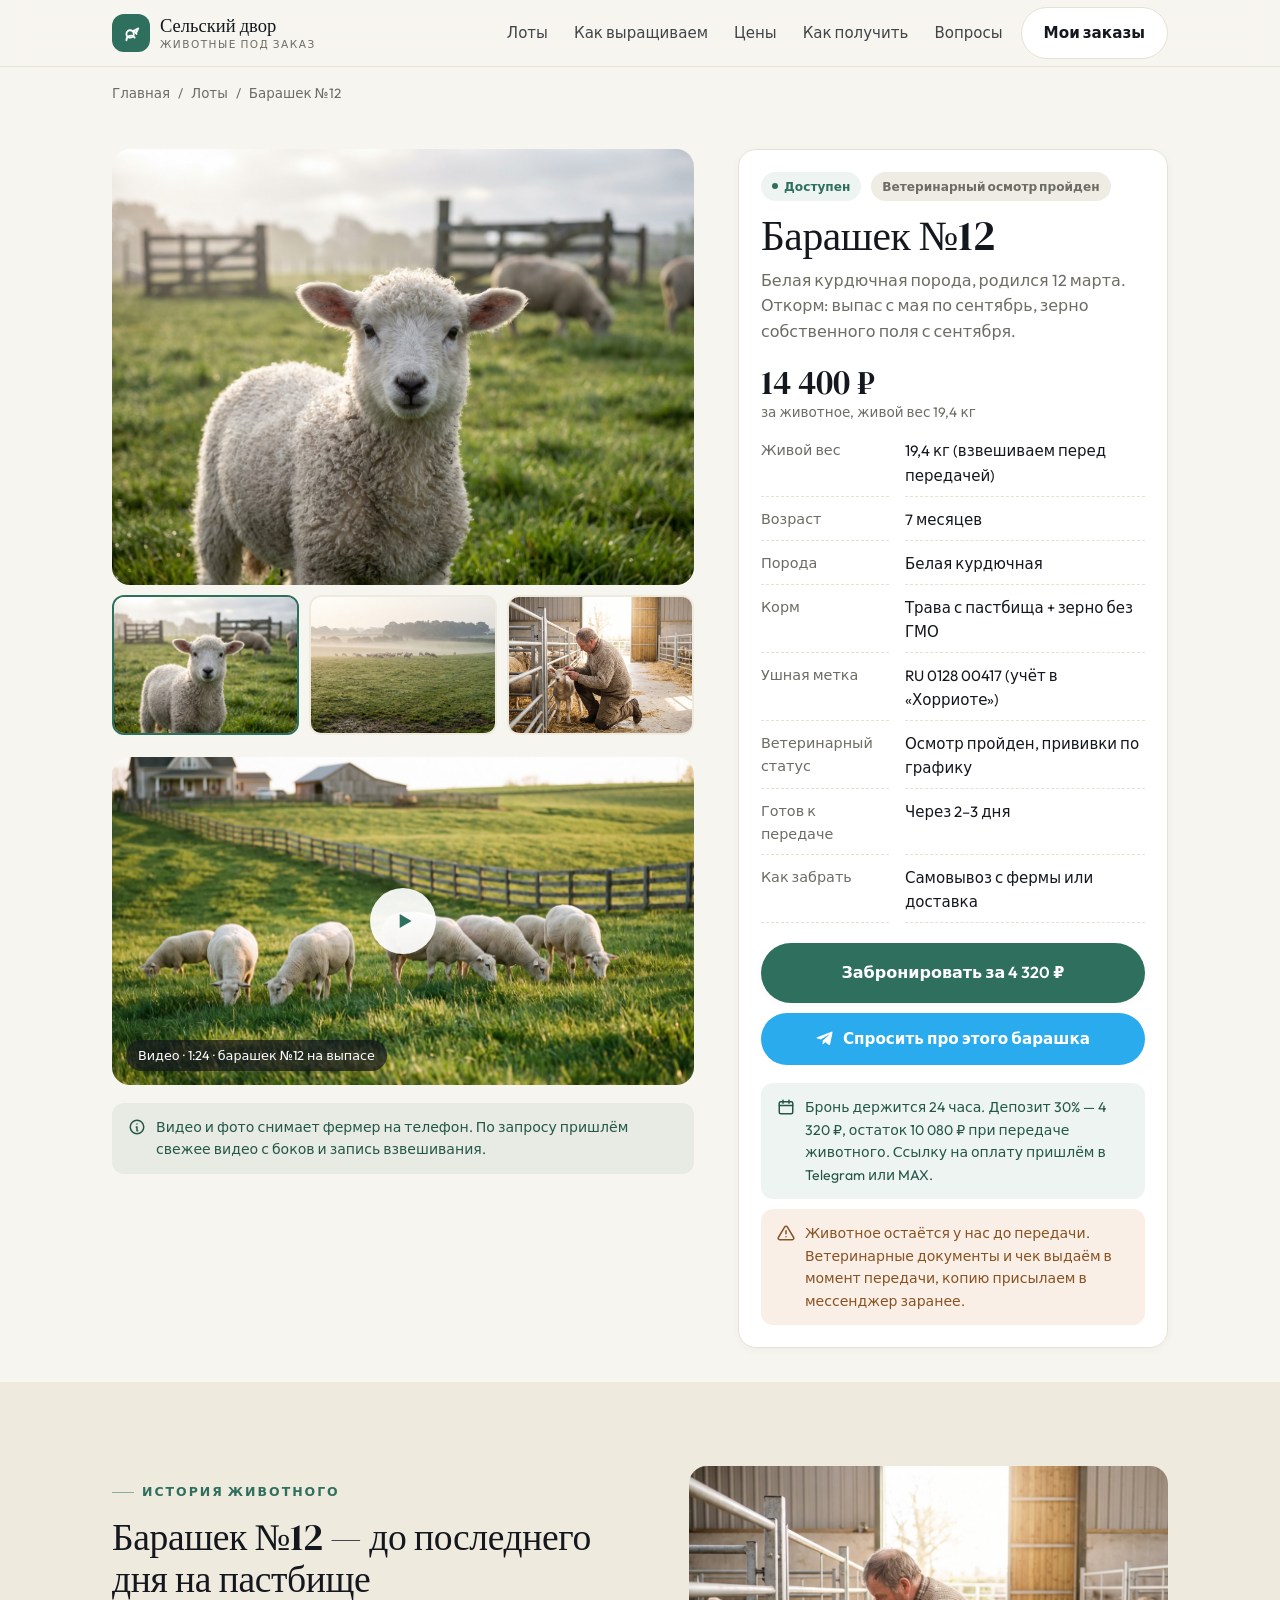
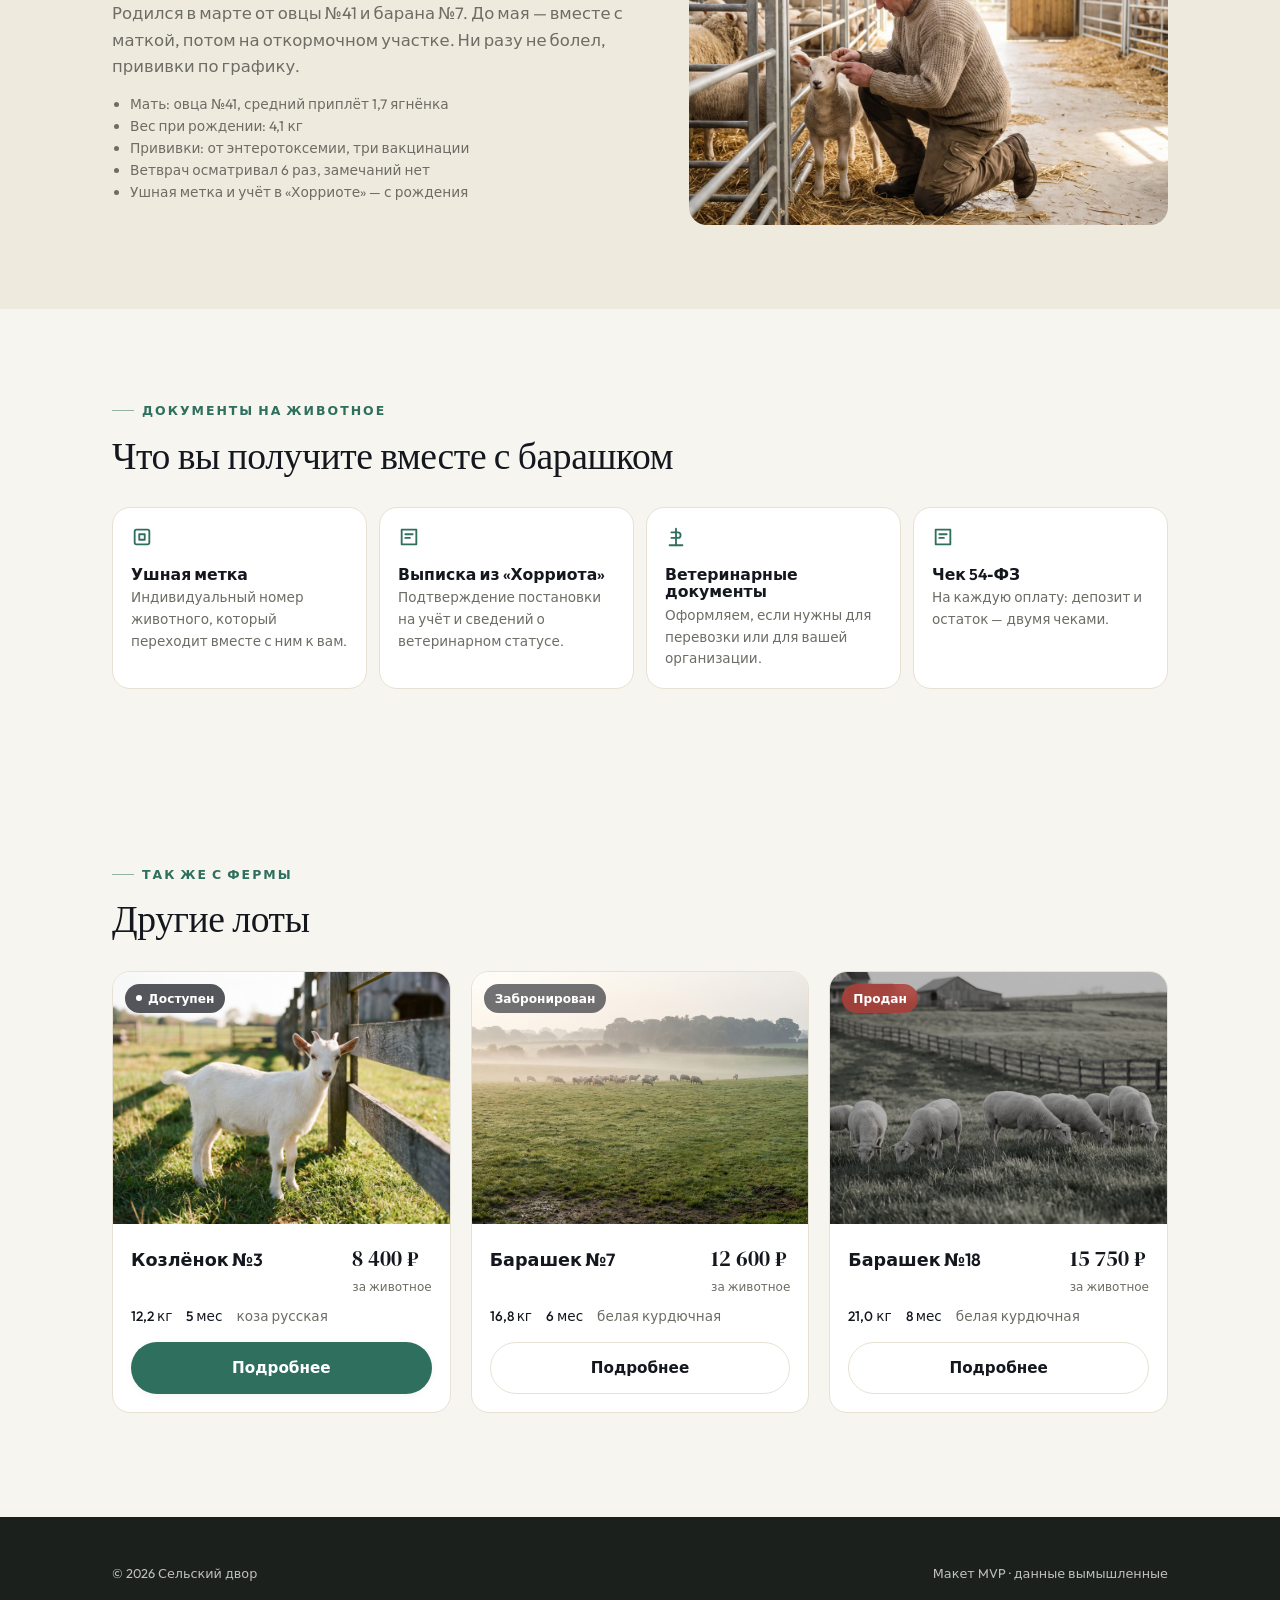
<file: lot.html>
<!DOCTYPE html>
<html lang="ru">
<head>
<meta charset="utf-8">
<meta name="viewport" content="width=device-width, initial-scale=1">
<title>Барашек №12 — Сельский двор</title>
<link rel="preconnect" href="https://fonts.googleapis.com">
<link rel="preconnect" href="https://fonts.gstatic.com" crossorigin>
<link href="https://fonts.googleapis.com/css2?family=DM+Serif+Display&family=Outfit:wght@400;500;600;700&display=swap" rel="stylesheet">
<link rel="stylesheet" href="assets/styles.css">
</head>
<body>

<header class="header">
  <div class="container header__inner">
    <a class="logo" href="index.html">
      <span class="logo__mark">
        <svg viewBox="0 0 24 24" fill="none" stroke="currentColor" stroke-width="2" stroke-linecap="round" stroke-linejoin="round"><path d="M7 20a5 5 0 0 1 9-3"/><path d="M11 17a4 4 0 1 0 0-8 4 4 0 0 0 0 8Z"/><path d="M15 9.5 20 7l-2 4"/><path d="M15 9.5 18 13"/></svg>
      </span>
      <span class="logo__text">Сельский двор<span>животные под заказ</span></span>
    </a>
    <nav class="nav">
      <a href="index.html#lots">Лоты</a>
      <a href="index.html#how">Как выращиваем</a>
      <a href="index.html#prices">Цены</a>
      <a href="index.html#delivery">Как получить</a>
      <a href="index.html#faq">Вопросы</a>
    </nav>
    <div class="header__cta">
      <a class="btn btn-outline" href="account.html">Мои заказы</a>
    </div>
    <button class="burger" id="burger" aria-label="Меню">
      <svg viewBox="0 0 24 24" fill="none" stroke="currentColor" stroke-width="2" stroke-linecap="round"><path d="M4 7h16M4 12h16M4 17h16"/></svg>
    </button>
  </div>
  <div class="mobile-nav" id="mobileNav">
    <div class="container">
      <a href="index.html#lots">Лоты</a>
      <a href="index.html#how">Как выращиваем</a>
      <a href="index.html#prices">Цены</a>
      <a href="index.html#faq">Вопросы</a>
      <a href="login.html">Войти</a>
      <a href="account.html">Мои заказы</a>
      <a class="btn btn-tg btn-block" href="index.html#tg">Задать вопрос в Telegram</a>
    </div>
  </div>
</header>

<div class="container">
  <nav class="crumbs">
    <a href="index.html">Главная</a> <span>/</span>
    <a href="index.html#lots">Лоты</a> <span>/</span>
    <span>Барашек №12</span>
  </nav>
</div>

<section class="section section--tight">
  <div class="container lot-layout">
    <!-- Галерея -->
    <div>
      <div class="gallery__main">
        <img id="galleryMain" src="assets/lot-lamb.jpg" alt="Барашек №12 на пастбище">
      </div>
      <div class="gallery__thumbs">
        <button aria-current="true"><img src="assets/lot-lamb.jpg" alt="Барашек №12 крупным планом"></button>
        <button><img src="assets/farm-landscape.jpg" alt="Пастбище, где пасётся отара"></button>
        <button><img src="assets/farmer-barn.jpg" alt="Проверка животного в загоне"></button>
      </div>

      <div class="video-poster">
        <img src="assets/hero-pasture.jpg" alt="Видео: барашек на пастбище">
        <span class="video-poster__play">
          <svg viewBox="0 0 24 24" fill="currentColor"><path d="M8 5.5v13l11-6.5z"/></svg>
        </span>
        <span class="video-poster__label">Видео · 1:24 · барашек №12 на выпасе</span>
      </div>

      <div class="note" style="margin-top:18px">
        <svg viewBox="0 0 24 24" fill="none" stroke="currentColor" stroke-width="2" stroke-linecap="round" stroke-linejoin="round"><circle cx="12" cy="12" r="9"/><path d="M12 8h.01M11 12h1v5h1"/></svg>
        <span>Видео и фото снимает фермер на телефон. По запросу пришлём свежее видео с боков и запись взвешивания.</span>
      </div>
    </div>

    <!-- Панель покупки -->
    <div class="panel panel--sticky">
      <div style="display:flex;align-items:center;gap:10px;flex-wrap:wrap;margin-bottom:12px">
        <span class="badge"><span class="badge__dot"></span>Доступен</span>
        <span class="badge badge--muted">Ветеринарный осмотр пройден</span>
      </div>

      <h1 style="font-size:clamp(1.8rem,4vw,2.6rem)">Барашек №12</h1>
      <p class="muted" style="margin-top:8px">Белая курдючная порода, родился 12 марта. Откорм: выпас с мая по сентябрь, зерно собственного поля с сентября.</p>

      <div style="margin:22px 0 4px">
        <div class="price-big">14 400 ₽ <small>за животное, живой вес 19,4 кг</small></div>
      </div>

      <dl class="kv">
        <dt>Живой вес</dt><dd>19,4 кг (взвешиваем перед передачей)</dd>
        <dt>Возраст</dt><dd>7 месяцев</dd>
        <dt>Порода</dt><dd>Белая курдючная</dd>
        <dt>Корм</dt><dd>Трава с пастбища + зерно без ГМО</dd>
        <dt>Ушная метка</dt><dd>RU 0128 00417 (учёт в «Хорриоте»)</dd>
        <dt>Ветеринарный статус</dt><dd>Осмотр пройден, прививки по графику</dd>
        <dt>Готов к передаче</dt><dd>Через 2–3 дня</dd>
        <dt>Как забрать</dt><dd>Самовывоз с фермы или доставка</dd>
      </dl>

      <a class="btn btn-primary btn-lg btn-block" href="checkout.html">Забронировать за 4 320 ₽</a>
      <a class="btn btn-tg btn-block" style="margin-top:10px" href="index.html#tg">
        <svg viewBox="0 0 24 24" fill="currentColor"><path d="M21.9 4.3 18.8 19c-.2 1-.9 1.3-1.8.8l-4.9-3.6-2.4 2.3c-.3.3-.5.5-1 .5l.4-4.9 8.9-8c.4-.3-.1-.5-.6-.2L6.2 12.7 1.4 11c-1-.3-1-1 .2-1.5l19-7.3c.9-.3 1.6.2 1.3 2.1Z"/></svg>
        Спросить про этого барашка
      </a>

      <div class="note" style="margin-top:18px">
        <svg viewBox="0 0 24 24" fill="none" stroke="currentColor" stroke-width="2" stroke-linecap="round" stroke-linejoin="round"><rect x="3" y="5" width="18" height="16" rx="2"/><path d="M3 10h18M8 3v4M16 3v4"/></svg>
        <span>Бронь держится 24 часа. Депозит 30% — 4 320 ₽, остаток 10 080 ₽ при передаче животного. Ссылку на оплату пришлём в Telegram или MAX.</span>
      </div>
      <div class="note note--terra" style="margin-top:10px">
        <svg viewBox="0 0 24 24" fill="none" stroke="currentColor" stroke-width="2" stroke-linecap="round" stroke-linejoin="round"><path d="M12 9v4M12 17h.01M10.3 3.9 1.8 18a2 2 0 0 0 1.7 3h17a2 2 0 0 0 1.7-3L13.7 3.9a2 2 0 0 0-3.4 0Z"/></svg>
        <span>Животное остаётся у нас до передачи. Ветеринарные документы и чек выдаём в момент передачи, копию присылаем в мессенджер заранее.</span>
      </div>
    </div>
  </div>
</section>

<section class="section" style="background:var(--cream-deep)">
  <div class="container split">
    <div>
      <span class="eyebrow">История животного</span>
      <h2>Барашек №12 — до последнего дня на пастбище</h2>
      <p class="lead">Родился в марте от овцы №41 и барана №7. До мая — вместе с маткой, потом на откормочном участке. Ни разу не болел, прививки по графику.</p>
      <ul class="small muted" style="padding-left:18px;margin-top:14px">
        <li>Мать: овца №41, средний приплёт 1,7 ягнёнка</li>
        <li>Вес при рождении: 4,1 кг</li>
        <li>Прививки: от энтеротоксемии, три вакцинации</li>
        <li>Ветврач осматривал 6 раз, замечаний нет</li>
        <li>Ушная метка и учёт в «Хорриоте» — с рождения</li>
      </ul>
    </div>
    <div class="split--media">
      <img src="assets/farmer-barn.jpg" alt="Фермер проверяет барашка в загоне">
    </div>
  </div>
</section>

<section class="section">
  <div class="container">
    <div class="section-head">
      <span class="eyebrow">Документы на животное</span>
      <h2>Что вы получите вместе с барашком</h2>
    </div>
    <div class="features">
      <div class="feature">
        <svg viewBox="0 0 24 24" fill="none" stroke="currentColor" stroke-width="2" stroke-linecap="round" stroke-linejoin="round"><rect x="4" y="4" width="16" height="16" rx="2"/><path d="M9 9h6v6H9z"/></svg>
        <h3>Ушная метка</h3>
        <p>Индивидуальный номер животного, который переходит вместе с ним к вам.</p>
      </div>
      <div class="feature">
        <svg viewBox="0 0 24 24" fill="none" stroke="currentColor" stroke-width="2" stroke-linecap="round" stroke-linejoin="round"><path d="M4 4h16v16H4z"/><path d="M8 9h8M8 13h5"/></svg>
        <h3>Выписка из «Хорриота»</h3>
        <p>Подтверждение постановки на учёт и сведений о ветеринарном статусе.</p>
      </div>
      <div class="feature">
        <svg viewBox="0 0 24 24" fill="none" stroke="currentColor" stroke-width="2" stroke-linecap="round" stroke-linejoin="round"><path d="M12 3v18M7 7h7a3 3 0 0 1 0 6H7"/><path d="M5 21h14"/></svg>
        <h3>Ветеринарные документы</h3>
        <p>Оформляем, если нужны для перевозки или для вашей организации.</p>
      </div>
      <div class="feature">
        <svg viewBox="0 0 24 24" fill="none" stroke="currentColor" stroke-width="2" stroke-linecap="round" stroke-linejoin="round"><path d="M4 4h16v16H4z"/><path d="M8 9h8M8 13h5"/></svg>
        <h3>Чек 54‑ФЗ</h3>
        <p>На каждую оплату: депозит и остаток — двумя чеками.</p>
      </div>
    </div>
  </div>
</section>

<section class="section">
  <div class="container">
    <div class="section-head">
      <span class="eyebrow">Так же с фермы</span>
      <h2>Другие лоты</h2>
    </div>
    <div class="lots">
      <article class="lot-card">
        <div class="lot-card__media">
          <img src="assets/lot-goat.jpg" alt="Козлёнок №3" loading="lazy">
          <span class="badge badge--dark"><span class="badge__dot"></span>Доступен</span>
        </div>
        <div class="lot-card__body">
          <div class="lot-card__title">
            <h3>Козлёнок №3</h3>
            <div class="lot-card__price">8 400 ₽<small>за животное</small></div>
          </div>
          <div class="lot-card__meta"><span><b>12,2 кг</b></span><span><b>5 мес</b></span><span>коза русская</span></div>
          <div class="lot-card__foot"><a class="btn btn-primary" href="lot.html">Подробнее</a></div>
        </div>
      </article>
      <article class="lot-card">
        <div class="lot-card__media">
          <img src="assets/farm-landscape.jpg" alt="Барашек №7" loading="lazy">
          <span class="badge badge--dark" style="background:rgba(20,23,30,.6)">Забронирован</span>
        </div>
        <div class="lot-card__body">
          <div class="lot-card__title">
            <h3>Барашек №7</h3>
            <div class="lot-card__price">12 600 ₽<small>за животное</small></div>
          </div>
          <div class="lot-card__meta"><span><b>16,8 кг</b></span><span><b>6 мес</b></span><span>белая курдючная</span></div>
          <div class="lot-card__foot"><a class="btn btn-outline" href="lot.html">Подробнее</a></div>
        </div>
      </article>
      <article class="lot-card is-sold">
        <div class="lot-card__media">
          <img src="assets/hero-pasture.jpg" alt="Барашек №18" loading="lazy">
          <span class="badge badge--dark" style="background:rgba(176,64,58,.85)">Продан</span>
        </div>
        <div class="lot-card__body">
          <div class="lot-card__title">
            <h3>Барашек №18</h3>
            <div class="lot-card__price">15 750 ₽<small>за животное</small></div>
          </div>
          <div class="lot-card__meta"><span><b>21,0 кг</b></span><span><b>8 мес</b></span><span>белая курдючная</span></div>
          <div class="lot-card__foot"><a class="btn btn-outline" href="lot.html">Подробнее</a></div>
        </div>
      </article>
    </div>
  </div>
</section>

<footer class="footer">
  <div class="container">
    <div class="footer__bottom" style="margin-top:0;border-top:none;padding-top:0">
      <span>© 2026 Сельский двор</span>
      <span>Макет MVP · данные вымышленные</span>
    </div>
  </div>
</footer>

<script src="assets/app.js"></script>
</body>
</html>
</file>
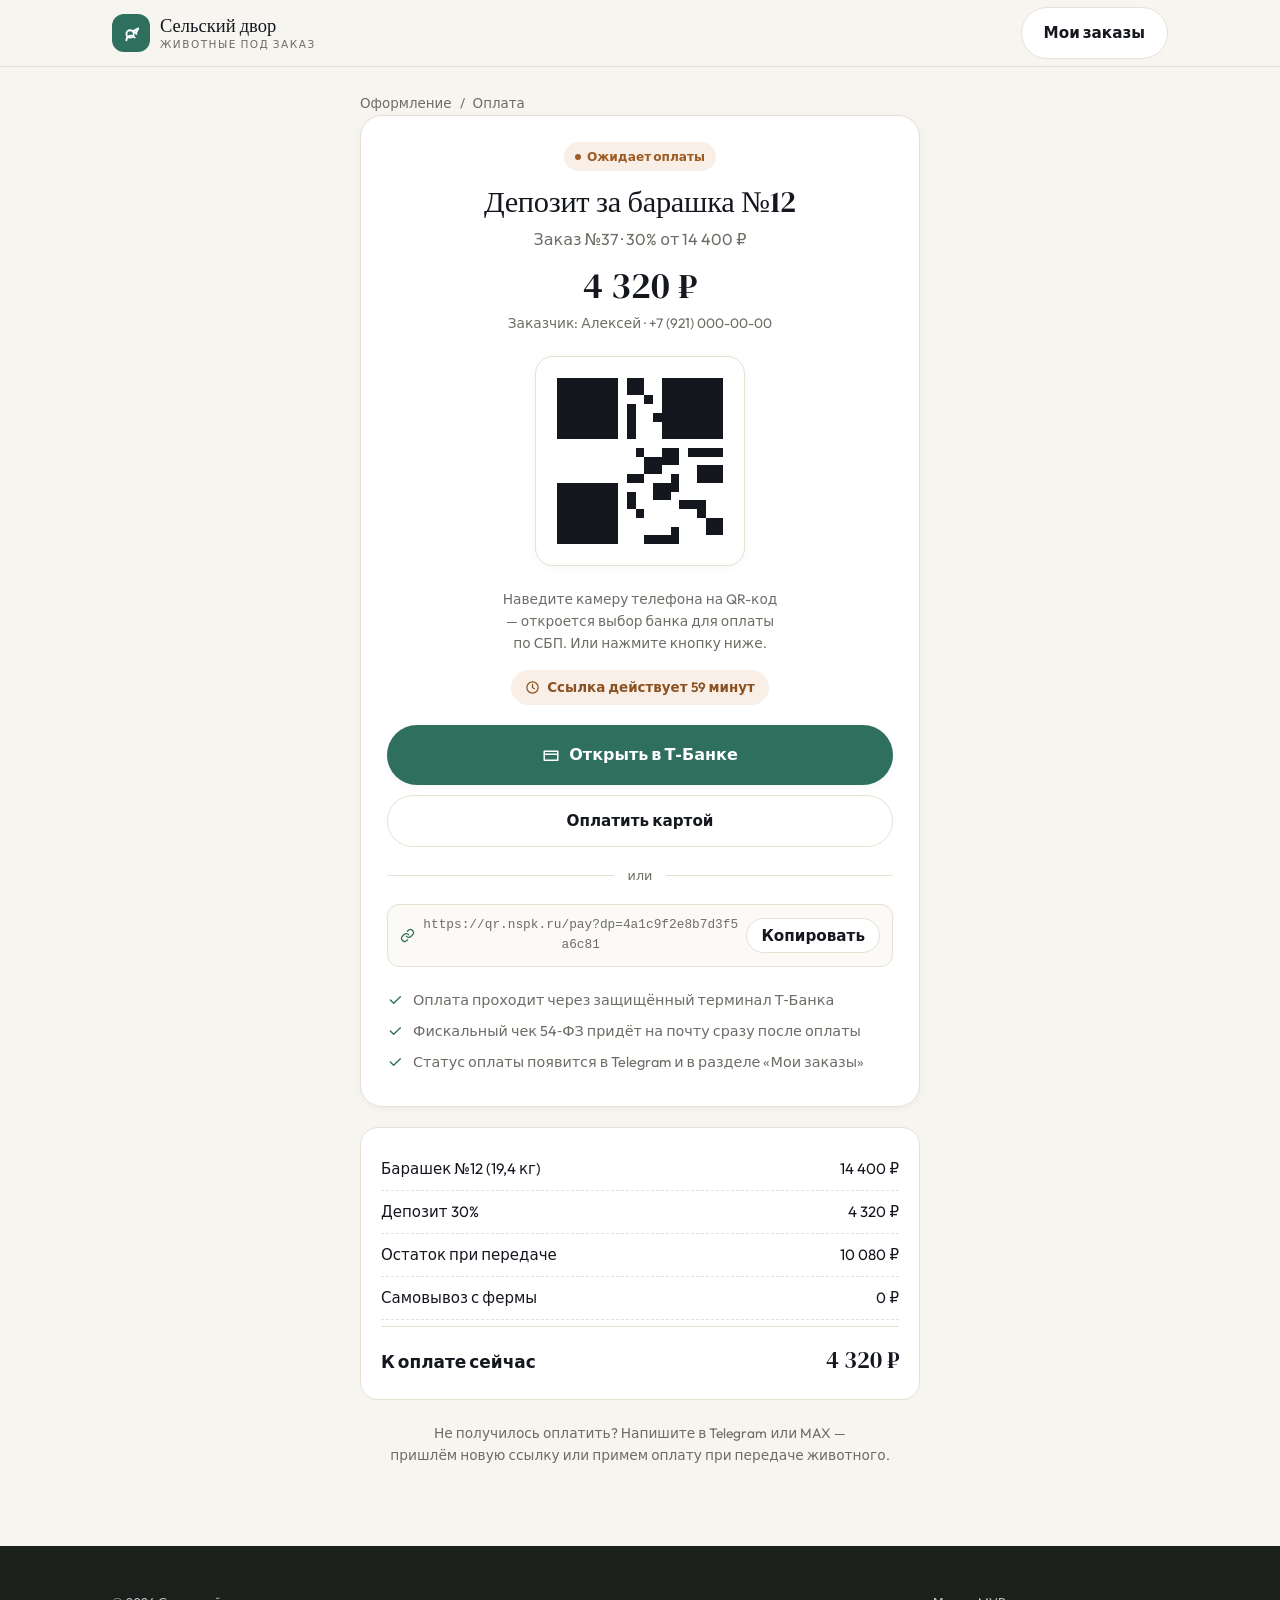
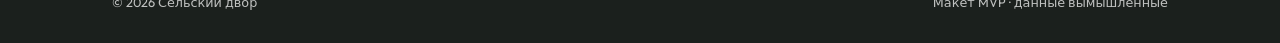
<file: payment.html>
<!DOCTYPE html>
<html lang="ru">
<head>
<meta charset="utf-8">
<meta name="viewport" content="width=device-width, initial-scale=1">
<title>Оплата заказа — Сельский двор</title>
<link rel="preconnect" href="https://fonts.googleapis.com">
<link rel="preconnect" href="https://fonts.gstatic.com" crossorigin>
<link href="https://fonts.googleapis.com/css2?family=DM+Serif+Display&family=Outfit:wght@400;500;600;700&display=swap" rel="stylesheet">
<link rel="stylesheet" href="assets/styles.css">
</head>
<body>

<header class="header">
  <div class="container header__inner">
    <a class="logo" href="index.html">
      <span class="logo__mark">
        <svg viewBox="0 0 24 24" fill="none" stroke="currentColor" stroke-width="2" stroke-linecap="round" stroke-linejoin="round"><path d="M7 20a5 5 0 0 1 9-3"/><path d="M11 17a4 4 0 1 0 0-8 4 4 0 0 0 0 8Z"/><path d="M15 9.5 20 7l-2 4"/><path d="M15 9.5 18 13"/></svg>
      </span>
      <span class="logo__text">Сельский двор<span>животные под заказ</span></span>
    </a>
    <div class="header__cta" style="margin-left:auto"><a class="btn btn-outline" href="account.html">Мои заказы</a></div>
    <button class="burger" id="burger" aria-label="Меню">
      <svg viewBox="0 0 24 24" fill="none" stroke="currentColor" stroke-width="2" stroke-linecap="round"><path d="M4 7h16M4 12h16M4 17h16"/></svg>
    </button>
  </div>
  <div class="mobile-nav" id="mobileNav">
    <div class="container">
      <a href="index.html#lots">Лоты</a>
      <a href="index.html#faq">Вопросы</a>
      <a class="btn btn-tg btn-block" href="index.html#tg">Задать вопрос в Telegram</a>
    </div>
  </div>
</header>

<div class="container pay-wrap">

  <nav class="crumbs" style="padding-top:0">
    <a href="checkout.html">Оформление</a> <span>/</span> <span>Оплата</span>
  </nav>

  <div class="pay-card">
    <span class="badge badge--terra"><span class="badge__dot"></span>Ожидает оплаты</span>
    <h1 style="font-size:1.9rem;margin-top:14px">Депозит за барашка №12</h1>
    <p class="muted" style="margin-top:8px">Заказ №37 · 30% от 14 400 ₽</p>

    <div class="pay-sum">4 320 ₽</div>
    <p class="pay-meta">Заказчик: Алексей · +7 (921) 000-00-00</p>

    <div class="qr">
      <svg viewBox="0 0 21 21" shape-rendering="crispEdges" fill="#14171e">
        <rect width="21" height="21" fill="#fff"/>
        <path fill="#14171e" d="M1 1h7v7H1zM3 3h3v3H3zM13 1h7v7h-7zM15 3h3v3h-3zM1 13h7v7H1zM3 15h3v3H3zM9 1h2v2H9zM9 4h1v4H9zM11 3h1v1h-1zM12 5h2v1h-2zM10 9h1v1h-1zM11 10h2v2h-2zM13 9h2v2h-2zM16 9h4v1h-4zM17 11h3v2h-3zM9 12h2v1H9zM9 14h1v2H9zM10 16h1v1h-1zM12 13h2v2h-2zM14 12h1v2h-1zM15 15h2v1h-2zM17 15h1v2h-1zM18 17h2v2h-2zM11 19h3v1h-3zM14 18h1v2h-1z"/>
      </svg>
    </div>

    <p class="small muted" style="max-width:32ch;margin:0 auto">Наведите камеру телефона на QR-код — откроется выбор банка для оплаты по СБП. Или нажмите кнопку ниже.</p>

    <div class="timer">
      <svg viewBox="0 0 24 24" fill="none" stroke="currentColor" stroke-width="2" stroke-linecap="round" stroke-linejoin="round"><circle cx="12" cy="12" r="9"/><path d="M12 7v5l3 2"/></svg>
      Ссылка действует 59 минут
    </div>

    <a class="btn btn-primary btn-lg btn-block" style="margin-top:20px" href="#">
      <svg viewBox="0 0 24 24" fill="none" stroke="currentColor" stroke-width="2" stroke-linecap="round" stroke-linejoin="round"><path d="M3 7h18v12H3z"/><path d="M3 11h18"/></svg>
      Открыть в Т‑Банке
    </a>
    <a class="btn btn-outline btn-block" style="margin-top:10px" href="#">Оплатить картой</a>

    <div class="divider">или</div>

    <div class="link-box">
      <svg viewBox="0 0 24 24" fill="none" stroke="currentColor" stroke-width="2" stroke-linecap="round" stroke-linejoin="round"><path d="M10 13a5 5 0 0 0 7.5.5l3-3a5 5 0 0 0-7-7l-1.7 1.7"/><path d="M14 11a5 5 0 0 0-7.5-.5l-3 3a5 5 0 0 0 7 7l1.7-1.7"/></svg>
      <span>https://qr.nspk.ru/pay?dp=4a1c9f2e8b7d3f5a6c81</span>
      <button class="btn btn-outline" data-copy="https://qr.nspk.ru/pay?dp=4a1c9f2e8b7d3f5a6c81" style="padding:7px 14px;margin-left:auto;white-space:nowrap"><span data-copy-label>Копировать</span></button>
    </div>

    <div class="bank-list">
      <div><svg viewBox="0 0 24 24" fill="none" stroke="currentColor" stroke-width="2" stroke-linecap="round" stroke-linejoin="round"><path d="m5 12 5 5L20 7"/></svg>Оплата проходит через защищённый терминал Т‑Банка</div>
      <div><svg viewBox="0 0 24 24" fill="none" stroke="currentColor" stroke-width="2" stroke-linecap="round" stroke-linejoin="round"><path d="m5 12 5 5L20 7"/></svg>Фискальный чек 54‑ФЗ придёт на почту сразу после оплаты</div>
      <div><svg viewBox="0 0 24 24" fill="none" stroke="currentColor" stroke-width="2" stroke-linecap="round" stroke-linejoin="round"><path d="m5 12 5 5L20 7"/></svg>Статус оплаты появится в Telegram и в разделе «Мои заказы»</div>
    </div>
  </div>

  <div class="summary" style="margin-top:20px">
    <div class="summary__line"><span>Барашек №12 (19,4 кг)</span><span>14 400 ₽</span></div>
    <div class="summary__line"><span>Депозит 30%</span><span>4 320 ₽</span></div>
    <div class="summary__line"><span>Остаток при передаче</span><span>10 080 ₽</span></div>
    <div class="summary__line"><span>Самовывоз с фермы</span><span>0 ₽</span></div>
    <div class="summary__total"><span>К оплате сейчас</span><b>4 320 ₽</b></div>
  </div>

  <p class="small muted" style="text-align:center;margin-top:22px">
    Не получилось оплатить? Напишите в Telegram или MAX —<br>пришлём новую ссылку или примем оплату при передаче животного.
  </p>
</div>

<footer class="footer">
  <div class="container">
    <div class="footer__bottom" style="margin-top:0;border-top:none;padding-top:0">
      <span>© 2026 Сельский двор</span>
      <span>Макет MVP · данные вымышленные</span>
    </div>
  </div>
</footer>

<script src="assets/app.js"></script>
</body>
</html>
</file>
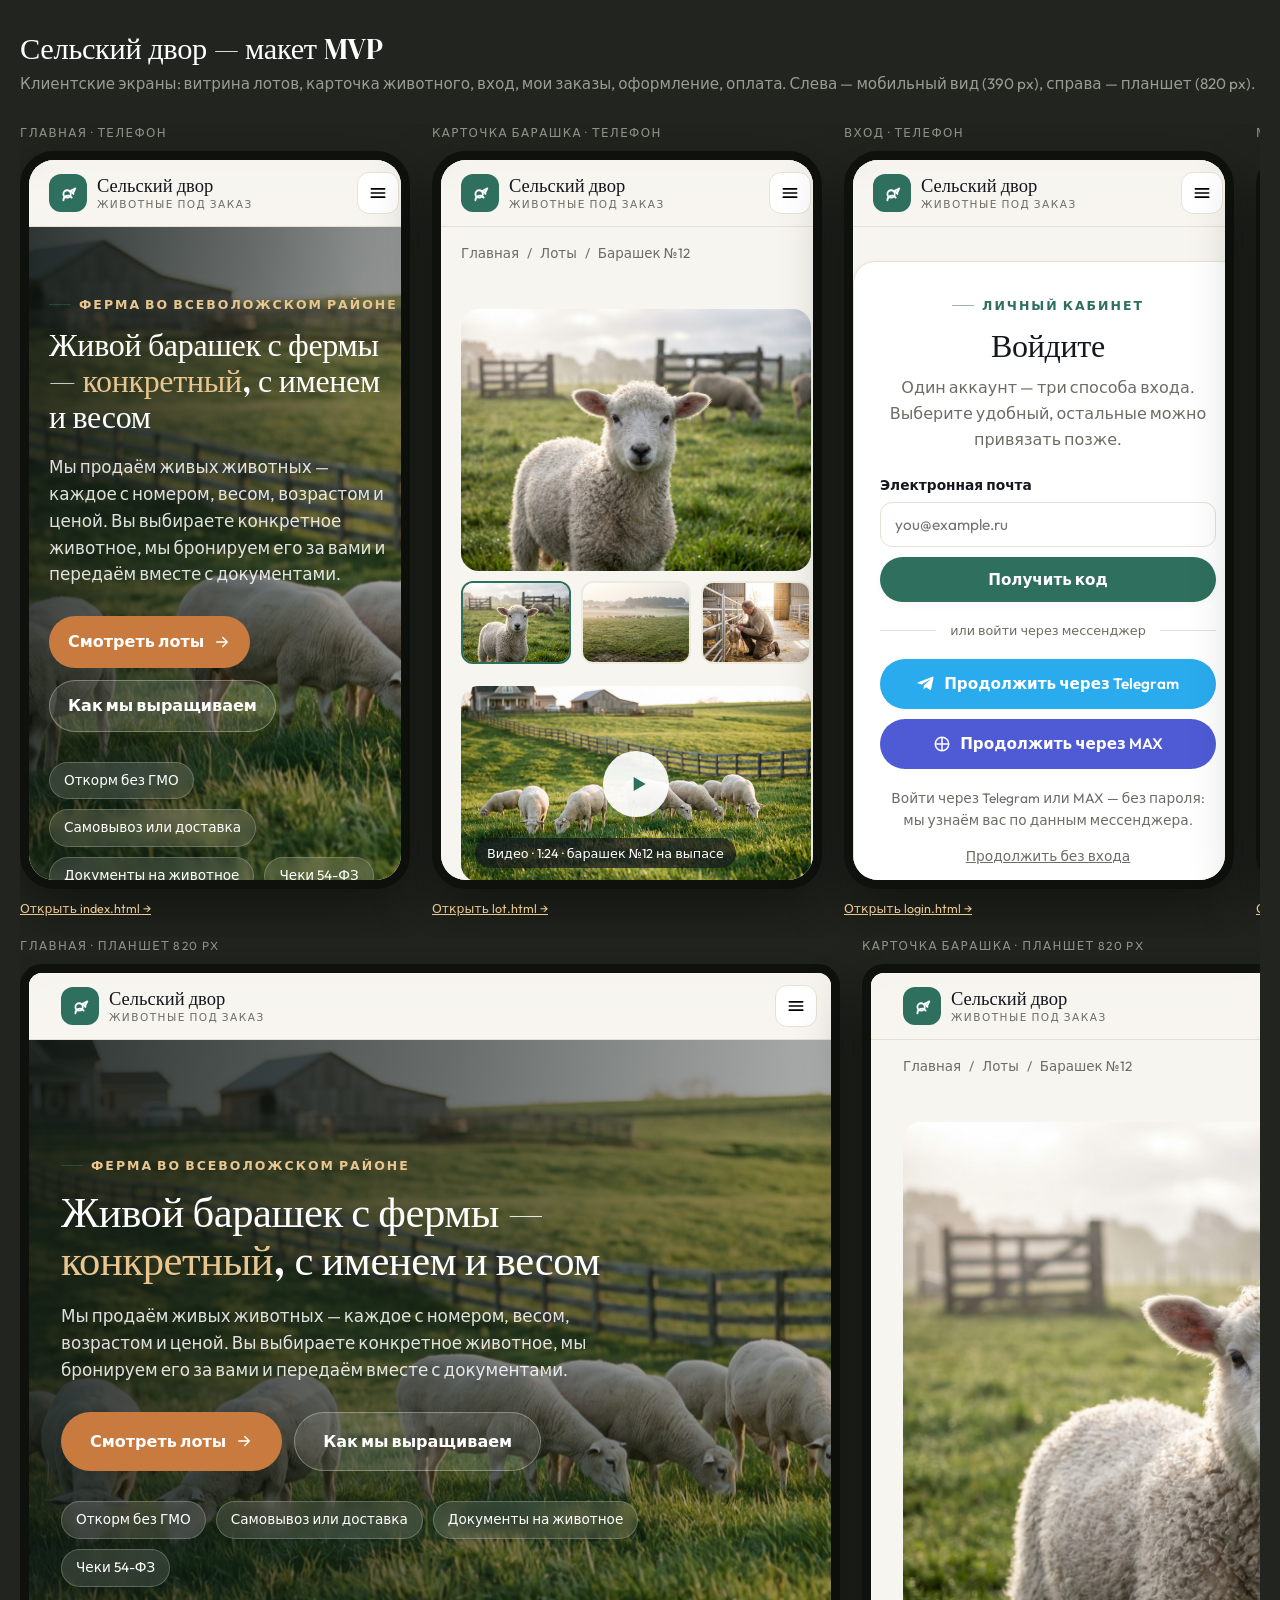
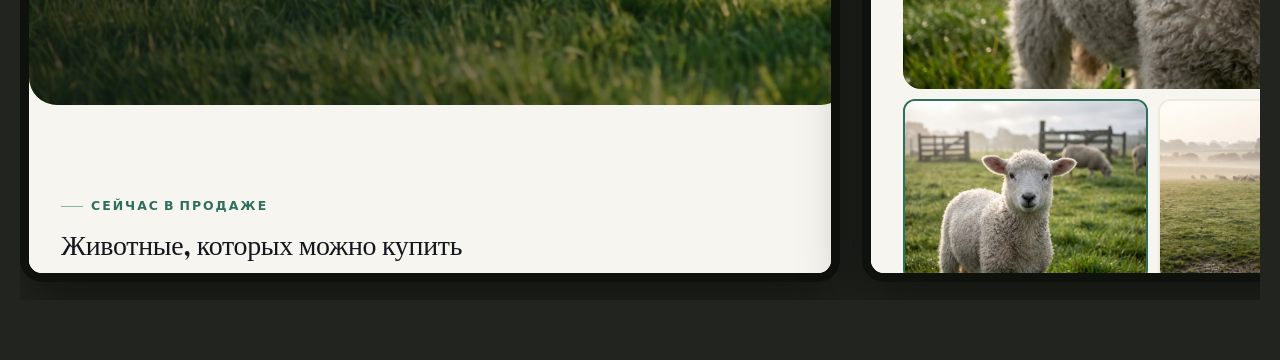
<file: preview.html>
<!DOCTYPE html>
<html lang="ru">
<head>
<meta charset="utf-8">
<meta name="viewport" content="width=device-width, initial-scale=1">
<title>Макет MVP «Сельский двор» — превью экранов</title>
<link rel="preconnect" href="https://fonts.googleapis.com">
<link rel="preconnect" href="https://fonts.gstatic.com" crossorigin>
<link href="https://fonts.googleapis.com/css2?family=DM+Serif+Display&family=Outfit:wght@400;500;600;700&display=swap" rel="stylesheet">
<link rel="stylesheet" href="assets/styles.css">
<style>
  body { background: #22251f; color: #ece9e0; }
  .wrap { max-width: 1400px; margin: 0 auto; padding: 32px 20px 60px; }
  .wrap h1 { color: #fff; font-size: 1.9rem; margin-bottom: 6px; }
  .wrap .sub { color: rgba(236,233,224,.6); margin-bottom: 28px; font-size: .95rem; }
  .row { display: flex; gap: 22px; overflow-x: auto; padding-bottom: 18px; align-items: flex-start; }
  .frame { flex: none; }
  .frame__label { font-size: .74rem; letter-spacing: .12em; text-transform: uppercase; color: rgba(236,233,224,.55); margin-bottom: 8px; }
  .phone { width: 390px; border-radius: 34px; border: 9px solid #0f110d; background: #0f110d; overflow: hidden; box-shadow: 0 24px 60px rgba(0,0,0,.45); }
  .phone iframe { width: 390px; height: 720px; border: 0; display: block; background: #fff; }
  .tablet { width: 820px; border-radius: 22px; border: 9px solid #0f110d; overflow: hidden; box-shadow: 0 24px 60px rgba(0,0,0,.45); }
  .tablet iframe { width: 820px; height: 900px; border: 0; display: block; background: #fff; }
  .hint { margin-top: 10px; font-size: .78rem; color: rgba(236,233,224,.45); }
  a.link { color: #e9c58f; text-decoration: underline; }
</style>
</head>
<body>
<div class="wrap">
  <h1>Сельский двор — макет MVP</h1>
  <p class="sub">Клиентские экраны: витрина лотов, карточка животного, вход, мои заказы, оформление, оплата. Слева — мобильный вид (390 px), справа — планшет (820 px).</p>

  <div class="row">
    <div class="frame">
      <div class="frame__label">Главная · телефон</div>
      <div class="phone"><iframe src="index.html" title="Главная"></iframe></div>
      <p class="hint"><a class="link" href="index.html">Открыть index.html →</a></p>
    </div>
    <div class="frame">
      <div class="frame__label">Карточка барашка · телефон</div>
      <div class="phone"><iframe src="lot.html" title="Карточка"></iframe></div>
      <p class="hint"><a class="link" href="lot.html">Открыть lot.html →</a></p>
    </div>
    <div class="frame">
      <div class="frame__label">Вход · телефон</div>
      <div class="phone"><iframe src="login.html" title="Вход"></iframe></div>
      <p class="hint"><a class="link" href="login.html">Открыть login.html →</a></p>
    </div>
    <div class="frame">
      <div class="frame__label">Мои заказы · телефон</div>
      <div class="phone"><iframe src="account.html" title="Мои заказы"></iframe></div>
      <p class="hint"><a class="link" href="account.html">Открыть account.html →</a></p>
    </div>
    <div class="frame">
      <div class="frame__label">Оформление · телефон</div>
      <div class="phone"><iframe src="checkout.html" title="Оформление"></iframe></div>
      <p class="hint"><a class="link" href="checkout.html">Открыть checkout.html →</a></p>
    </div>
    <div class="frame">
      <div class="frame__label">Оплата · телефон</div>
      <div class="phone"><iframe src="payment.html" title="Оплата"></iframe></div>
      <p class="hint"><a class="link" href="payment.html">Открыть payment.html →</a></p>
    </div>
  </div>

  <div class="row">
    <div class="frame">
      <div class="frame__label">Главная · планшет 820 px</div>
      <div class="tablet"><iframe src="index.html" title="Главная планшет"></iframe></div>
    </div>
    <div class="frame">
      <div class="frame__label">Карточка барашка · планшет 820 px</div>
      <div class="tablet"><iframe src="lot.html" title="Карточка планшет"></iframe></div>
    </div>
  </div>
</div>
</body>
</html>
</file>
<file: assets/styles.css>
/* Сельский двор — клиентский макет MVP */

:root {
  --cream: #f7f5f0;
  --cream-deep: #efeade;
  --paper: #ffffff;
  --ink: #14171e;
  --muted: #6d6c65;
  --line: #e7e1d4;
  --green: #2f6f5e;
  --green-ink: #245748;
  --green-soft: rgba(47, 111, 94, 0.08);
  --terra: #c97b3f;
  --terra-soft: rgba(201, 123, 63, 0.12);
  --red: #b0403a;
  --red-soft: rgba(176, 64, 58, 0.1);
  --radius: 18px;
  --shadow-sm: 0 2px 8px rgba(20, 23, 30, 0.04);
  --shadow-md: 0 10px 30px -12px rgba(20, 23, 30, 0.18);
  --font: "Outfit", ui-sans-serif, system-ui, sans-serif;
  --serif: "DM Serif Display", Georgia, serif;
}

* { box-sizing: border-box; }

html { -webkit-text-size-adjust: 100%; scroll-behavior: smooth; }

body {
  margin: 0;
  background: var(--cream);
  color: var(--ink);
  font-family: var(--font);
  font-size: 16px;
  line-height: 1.6;
  overflow-x: hidden;
}

img { max-width: 100%; display: block; }

a { color: inherit; text-decoration: none; }

h1, h2, h3 { font-family: var(--serif); font-weight: 400; line-height: 1.12; margin: 0; letter-spacing: -0.01em; }
h1 { font-size: clamp(2rem, 5.2vw, 3.4rem); }
h2 { font-size: clamp(1.55rem, 3.4vw, 2.35rem); }
h3 { font-size: 1.22rem; font-family: var(--font); font-weight: 600; letter-spacing: 0; }

p { margin: 0 0 14px; }
p:last-child { margin-bottom: 0; }

.container { width: 100%; max-width: 1120px; margin: 0 auto; padding: 0 20px; }
@media (min-width: 768px) { .container { padding: 0 32px; } }

.section { padding: 52px 0; }
@media (min-width: 768px) { .section { padding: 84px 0; } }
.section--tight { padding: 34px 0; }

.eyebrow {
  display: inline-flex; align-items: center; gap: 8px;
  font-size: 0.78rem; letter-spacing: 0.16em; text-transform: uppercase;
  color: var(--green); font-weight: 600; margin-bottom: 14px;
}
.eyebrow::before { content: ""; width: 22px; height: 1px; background: var(--green); opacity: 0.5; }

.lead { color: var(--muted); font-size: 1.03rem; max-width: 58ch; }
.muted { color: var(--muted); }
.small { font-size: 0.86rem; }

.section-head { max-width: 640px; margin-bottom: 30px; }
.section-head p { margin-top: 12px; }

/* ---------- Кнопки ---------- */
.btn {
  display: inline-flex; align-items: center; justify-content: center; gap: 9px;
  padding: 13px 22px; border-radius: 999px; border: 1px solid transparent;
  font-family: var(--font); font-size: 0.95rem; font-weight: 600;
  cursor: pointer; transition: all 0.2s ease; text-align: center;
}
.btn svg { width: 18px; height: 18px; flex: none; }
.btn-primary { background: var(--green); color: #fff; box-shadow: var(--shadow-sm); }
.btn-primary:hover { background: var(--green-ink); transform: translateY(-1px); box-shadow: var(--shadow-md); }
.btn-terra { background: var(--terra); color: #fff; }
.btn-terra:hover { background: #b06d38; transform: translateY(-1px); }
.btn-outline { border-color: var(--line); background: var(--paper); color: var(--ink); }
.btn-outline:hover { border-color: var(--green); color: var(--green); }
.btn-tg { background: #2AABEE; color: #fff; }
.btn-tg:hover { background: #1d93d4; transform: translateY(-1px); }
.btn-lg { padding: 16px 28px; font-size: 1rem; }
.btn-block { width: 100%; }
.btn:disabled { opacity: 0.45; cursor: not-allowed; transform: none !important; }

/* ---------- Шапка ---------- */
.header {
  position: sticky; top: 0; z-index: 60;
  background: rgba(247, 245, 240, 0.88);
  backdrop-filter: blur(12px);
  border-bottom: 1px solid var(--line);
}
.header__inner { display: flex; align-items: center; gap: 18px; height: 66px; }
.logo { display: flex; align-items: center; gap: 10px; margin-right: auto; }
.logo__mark {
  width: 38px; height: 38px; border-radius: 12px; flex: none;
  background: var(--green); color: #fff; display: grid; place-items: center;
}
.logo__mark svg { width: 22px; height: 22px; }
.logo__text { font-family: var(--serif); font-size: 1.16rem; line-height: 1; }
.logo__text span { display: block; font-family: var(--font); font-size: 0.66rem; letter-spacing: 0.14em; text-transform: uppercase; color: var(--muted); margin-top: 3px; }
.nav { display: none; gap: 26px; font-size: 0.94rem; font-weight: 500; }
.nav a { color: var(--ink); opacity: 0.8; transition: opacity 0.2s; }
.nav a:hover { opacity: 1; color: var(--green); }
.header__cta { display: none; }
.burger {
  display: grid; place-items: center; width: 42px; height: 42px;
  border-radius: 12px; border: 1px solid var(--line); background: var(--paper); cursor: pointer;
}
.burger svg { width: 20px; height: 20px; }
@media (min-width: 900px) {
  .nav { display: flex; }
  .header__cta { display: flex; align-items: center; gap: 12px; }
  .burger { display: none; }
}
.mobile-nav { display: none; border-top: 1px solid var(--line); background: var(--cream); padding: 10px 0 18px; }
.mobile-nav.open { display: block; }
.mobile-nav a { display: block; padding: 11px 0; font-weight: 500; border-bottom: 1px solid var(--line); }
.mobile-nav .btn { margin-top: 14px; }

/* ---------- Hero ---------- */
.hero { position: relative; overflow: hidden; border-radius: 0 0 28px 28px; }
.hero__img { position: absolute; inset: 0; width: 100%; height: 100%; object-fit: cover; }
.hero::after {
  content: ""; position: absolute; inset: 0;
  background: linear-gradient(100deg, rgba(12, 20, 17, 0.86) 0%, rgba(12, 20, 17, 0.62) 45%, rgba(12, 20, 17, 0.25) 100%);
}
.hero__inner { position: relative; z-index: 2; padding: 74px 0 84px; max-width: 660px; color: #fff; }
.hero h1 { color: #fff; }
.hero h1 em { font-style: normal; color: #e9c58f; }
.hero p { color: rgba(255, 255, 255, 0.86); font-size: 1.05rem; margin: 18px 0 28px; max-width: 50ch; }
.hero__actions { display: flex; flex-wrap: wrap; gap: 12px; }
.hero__facts { display: flex; flex-wrap: wrap; gap: 10px; margin-top: 30px; }
.hero__fact {
  background: rgba(255, 255, 255, 0.12); border: 1px solid rgba(255, 255, 255, 0.22);
  padding: 7px 14px; border-radius: 999px; font-size: 0.85rem; backdrop-filter: blur(6px);
}
@media (min-width: 768px) { .hero__inner { padding: 108px 0 118px; } }

/* ---------- Карточки лотов ---------- */
.lots { display: grid; gap: 20px; grid-template-columns: 1fr; }
@media (min-width: 620px) { .lots { grid-template-columns: repeat(2, 1fr); } }
@media (min-width: 980px) { .lots { grid-template-columns: repeat(3, 1fr); } }

.lot-card {
  background: var(--paper); border: 1px solid var(--line); border-radius: var(--radius);
  overflow: hidden; display: flex; flex-direction: column;
  transition: transform 0.2s ease, box-shadow 0.2s ease;
}
.lot-card:hover { transform: translateY(-4px); box-shadow: var(--shadow-md); }
.lot-card__media { position: relative; aspect-ratio: 4 / 3; background: var(--cream-deep); overflow: hidden; }
.lot-card__media img { width: 100%; height: 100%; object-fit: cover; }
.lot-card__body { padding: 18px; display: flex; flex-direction: column; gap: 10px; flex: 1; }
.lot-card__title { display: flex; align-items: baseline; justify-content: space-between; gap: 12px; }
.lot-card__title h3 { font-size: 1.1rem; }
.lot-card__price { font-family: var(--serif); font-size: 1.35rem; white-space: nowrap; }
.lot-card__price small { font-family: var(--font); font-size: 0.75rem; color: var(--muted); display: block; text-align: right; }
.lot-card__meta { display: flex; flex-wrap: wrap; gap: 6px 14px; font-size: 0.85rem; color: var(--muted); }
.lot-card__meta b { color: var(--ink); font-weight: 500; }
.lot-card__foot { margin-top: auto; padding-top: 4px; display: flex; align-items: center; gap: 10px; }
.lot-card__foot .btn { flex: 1; }

.badge {
  display: inline-flex; align-items: center; gap: 6px;
  padding: 5px 11px; border-radius: 999px; font-size: 0.76rem; font-weight: 600;
  background: var(--green-soft); color: var(--green);
}
.badge--terra { background: var(--terra-soft); color: #9c5c26; }
.badge--muted { background: #efece4; color: var(--muted); }
.badge--red { background: var(--red-soft); color: var(--red); }
.badge--dark { background: rgba(20, 23, 30, 0.72); color: #fff; backdrop-filter: blur(4px); }
.badge__dot { width: 6px; height: 6px; border-radius: 50%; background: currentColor; }
.lot-card__media .badge { position: absolute; top: 12px; left: 12px; }
.lot-card__media .badge--dark { color: #fff; }

.lot-card.is-sold .lot-card__media img { filter: grayscale(0.85) brightness(0.72); }

/* ---------- Сезоны / прайс ---------- */
.seasons { display: flex; flex-wrap: wrap; gap: 8px; margin-bottom: 22px; }
.seasons button {
  border: 1px solid var(--line); background: var(--paper); color: var(--muted);
  padding: 9px 16px; border-radius: 999px; font-family: var(--font); font-size: 0.9rem;
  font-weight: 500; cursor: pointer; transition: all 0.2s;
}
.seasons button[aria-selected="true"] { background: var(--green); border-color: var(--green); color: #fff; }
.price-table { width: 100%; border-collapse: collapse; background: var(--paper); border-radius: var(--radius); overflow: hidden; border: 1px solid var(--line); }
.price-table th, .price-table td { text-align: left; padding: 15px 18px; border-bottom: 1px solid var(--line); font-size: 0.95rem; }
.price-table th { font-size: 0.76rem; letter-spacing: 0.12em; text-transform: uppercase; color: var(--muted); font-weight: 600; background: #fbfaf7; }
.price-table tr:last-child td { border-bottom: none; }
.price-table td:last-child { text-align: right; font-weight: 600; white-space: nowrap; }
.price-note { margin-top: 14px; font-size: 0.86rem; color: var(--muted); }

/* ---------- Как выращиваем (шаги) ---------- */
.steps { display: grid; gap: 14px; grid-template-columns: 1fr; counter-reset: step; }
@media (min-width: 640px) { .steps { grid-template-columns: repeat(2, 1fr); } }
@media (min-width: 980px) { .steps { grid-template-columns: repeat(4, 1fr); } }
.step {
  background: var(--paper); border: 1px solid var(--line); border-radius: var(--radius);
  padding: 20px; position: relative;
}
.step__num {
  width: 32px; height: 32px; border-radius: 50%; background: var(--green-soft); color: var(--green);
  display: grid; place-items: center; font-size: 0.85rem; font-weight: 700; margin-bottom: 12px;
}
.step h3 { margin-bottom: 6px; }
.step p { font-size: 0.92rem; color: var(--muted); }

/* ---------- Две колонки ---------- */
.split { display: grid; gap: 28px; grid-template-columns: 1fr; align-items: center; }
@media (min-width: 900px) { .split { grid-template-columns: 1.05fr 0.95fr; gap: 48px; } }
.split--media { border-radius: var(--radius); overflow: hidden; }
.split--media img { width: 100%; height: 100%; object-fit: cover; aspect-ratio: 4 / 3; }

/* ---------- Полоса-преимущества ---------- */
.features { display: grid; gap: 12px; grid-template-columns: repeat(2, 1fr); }
@media (min-width: 900px) { .features { grid-template-columns: repeat(4, 1fr); } }
.feature { background: var(--paper); border: 1px solid var(--line); border-radius: var(--radius); padding: 18px; }
.feature svg { width: 22px; height: 22px; color: var(--green); margin-bottom: 10px; }
.feature h3 { font-size: 0.98rem; margin-bottom: 4px; }
.feature p { font-size: 0.85rem; color: var(--muted); }

/* ---------- Как оформить заказ ---------- */
.order-steps { display: grid; gap: 18px; counter-reset: ostep; }
@media (min-width: 900px) { .order-steps { grid-template-columns: repeat(4, 1fr); } }
.ostep { position: relative; padding-left: 44px; }
.ostep::before {
  counter-increment: ostep; content: counter(ostep);
  position: absolute; left: 0; top: 0; width: 30px; height: 30px; border-radius: 50%;
  background: var(--green); color: #fff; display: grid; place-items: center; font-size: 0.85rem; font-weight: 700;
}
.ostep h3 { margin-bottom: 4px; font-size: 1rem; }
.ostep p { font-size: 0.88rem; color: var(--muted); }

/* ---------- FAQ ---------- */
.faq { display: grid; gap: 10px; }
.faq details {
  background: var(--paper); border: 1px solid var(--line); border-radius: 14px; padding: 4px 18px;
}
.faq summary {
  cursor: pointer; list-style: none; padding: 14px 0; font-weight: 600; font-size: 0.98rem;
  display: flex; align-items: center; justify-content: space-between; gap: 12px;
}
.faq summary::-webkit-details-marker { display: none; }
.faq summary::after { content: "+"; font-size: 1.4rem; color: var(--green); font-weight: 400; line-height: 1; }
.faq details[open] summary::after { content: "–"; }
.faq details p { padding-bottom: 16px; color: var(--muted); font-size: 0.93rem; }

/* ---------- Telegram CTA ---------- */
.tg-card {
  background: var(--paper); border: 1px solid var(--line); border-radius: 22px;
  padding: 26px; display: grid; gap: 22px; align-items: center;
}
@media (min-width: 860px) { .tg-card { grid-template-columns: 1.2fr 0.8fr; padding: 34px; } }
.tg-chat {
  background: #f3f6f8; border: 1px solid var(--line); border-radius: 18px; padding: 16px;
  display: flex; flex-direction: column; gap: 10px;
}
.tg-bubble { background: #fff; border-radius: 14px 14px 14px 4px; padding: 10px 13px; font-size: 0.88rem; max-width: 85%; box-shadow: var(--shadow-sm); }
.tg-bubble--in { background: #e7f5f3; align-self: flex-start; }
.tg-bubble--out { align-self: flex-end; background: #d8f0c4; border-radius: 14px 14px 4px 14px; }
.tg-chat__time { font-size: 0.72rem; color: var(--muted); align-self: flex-end; margin-top: -4px; }

/* ---------- Подвал ---------- */
.footer { background: #1b201d; color: rgba(255, 255, 255, 0.72); padding: 46px 0 30px; margin-top: 20px; }
.footer a { color: rgba(255, 255, 255, 0.72); }
.footer a:hover { color: #fff; }
.footer__grid { display: grid; gap: 26px; grid-template-columns: 1fr; }
@media (min-width: 780px) { .footer__grid { grid-template-columns: 1.6fr 1fr 1fr; } }
.footer h4 { font-family: var(--font); font-size: 0.78rem; letter-spacing: 0.14em; text-transform: uppercase; color: #fff; margin: 0 0 12px; }
.footer ul { list-style: none; margin: 0; padding: 0; display: grid; gap: 8px; font-size: 0.92rem; }
.footer .logo__text { color: #fff; }
.footer .logo__text span { color: rgba(255, 255, 255, 0.5); }
.footer__bottom { margin-top: 34px; padding-top: 18px; border-top: 1px solid rgba(255, 255, 255, 0.12); font-size: 0.8rem; display: flex; flex-wrap: wrap; gap: 12px; justify-content: space-between; }

/* ---------- Хлебные крошки ---------- */
.crumbs { display: flex; gap: 8px; font-size: 0.84rem; color: var(--muted); padding: 16px 0 0; flex-wrap: wrap; }
.crumbs a:hover { color: var(--green); }

/* ---------- Страница лота ---------- */
.lot-layout { display: grid; gap: 30px; grid-template-columns: 1fr; padding-top: 10px; }
@media (min-width: 940px) { .lot-layout { grid-template-columns: 1.15fr 0.85fr; gap: 44px; } }
.gallery__main { position: relative; border-radius: var(--radius); overflow: hidden; background: var(--cream-deep); aspect-ratio: 4 / 3; }
.gallery__main img { width: 100%; height: 100%; object-fit: cover; }
.gallery__thumbs { display: flex; gap: 10px; margin-top: 10px; }
.gallery__thumbs button {
  flex: 1; aspect-ratio: 4 / 3; border-radius: 12px; overflow: hidden; border: 2px solid transparent;
  background: var(--cream-deep); cursor: pointer; padding: 0;
}
.gallery__thumbs button[aria-current="true"] { border-color: var(--green); }
.gallery__thumbs img { width: 100%; height: 100%; object-fit: cover; }

.video-poster {
  position: relative; border-radius: var(--radius); overflow: hidden; margin-top: 22px;
  aspect-ratio: 16 / 9; background: var(--cream-deep); cursor: pointer;
}
.video-poster img { width: 100%; height: 100%; object-fit: cover; }
.video-poster__play {
  position: absolute; inset: 0; margin: auto; width: 66px; height: 66px; border-radius: 50%;
  background: rgba(255, 255, 255, 0.92); display: grid; place-items: center;
  box-shadow: var(--shadow-md); transition: transform 0.2s;
}
.video-poster:hover .video-poster__play { transform: scale(1.06); }
.video-poster__play svg { width: 26px; height: 26px; color: var(--green); margin-left: 3px; }
.video-poster__label { position: absolute; left: 14px; bottom: 14px; background: rgba(20, 23, 30, 0.72); color: #fff; padding: 5px 12px; border-radius: 999px; font-size: 0.8rem; }

.panel {
  background: var(--paper); border: 1px solid var(--line); border-radius: var(--radius);
  padding: 22px; box-shadow: var(--shadow-sm);
}
.panel--sticky { position: sticky; top: 86px; }
.price-big { font-family: var(--serif); font-size: 2.1rem; line-height: 1; }
.price-big small { font-family: var(--font); font-size: 0.85rem; color: var(--muted); display: block; margin-top: 6px; }
.kv { display: grid; grid-template-columns: 128px 1fr; row-gap: 11px; column-gap: 16px; margin: 20px 0; }
.kv dt { color: var(--muted); border-bottom: 1px dashed var(--line); padding-bottom: 8px; font-size: 0.9rem; }
.kv dd { margin: 0; border-bottom: 1px dashed var(--line); padding-bottom: 8px; font-size: 0.94rem; }
.note {
  background: var(--green-soft); border-radius: 12px; padding: 13px 16px; font-size: 0.88rem;
  color: var(--green-ink); display: flex; gap: 10px; align-items: flex-start;
}
.note svg { width: 18px; height: 18px; flex: none; margin-top: 2px; }
.note--terra { background: var(--terra-soft); color: #8a5222; }

/* ---------- Формы / чекаут ---------- */
.checkout { display: grid; gap: 26px; grid-template-columns: 1fr; align-items: start; }
@media (min-width: 940px) { .checkout { grid-template-columns: 1.5fr 0.9fr; gap: 34px; } }
.field { margin-bottom: 15px; }
.field label { display: block; font-size: 0.86rem; font-weight: 600; margin-bottom: 6px; }
.field .hint { font-weight: 400; color: var(--muted); }
.field input, .field select, .field textarea {
  width: 100%; padding: 12px 14px; border-radius: 12px; border: 1px solid var(--line);
  background: var(--paper); font-family: var(--font); font-size: 0.96rem; color: var(--ink);
  transition: border-color 0.2s, box-shadow 0.2s;
}
.field input:focus, .field select:focus, .field textarea:focus {
  outline: none; border-color: var(--green); box-shadow: 0 0 0 3px var(--green-soft);
}
.field textarea { min-height: 92px; resize: vertical; }
.row { display: grid; gap: 15px; grid-template-columns: 1fr; }
@media (min-width: 620px) { .row--2 { grid-template-columns: 1fr 1fr; } }

.choice { display: flex; gap: 12px; align-items: flex-start; padding: 14px; border: 1px solid var(--line); border-radius: 14px; background: var(--paper); cursor: pointer; margin-bottom: 10px; transition: border-color 0.2s, background 0.2s; }
/* перекрываем .field label по специфичности — вариант должен остаться flex-строкой */
.field label.choice { display: flex; gap: 12px; align-items: flex-start; padding: 14px; border: 1px solid var(--line); border-radius: 14px; background: var(--paper); cursor: pointer; margin-bottom: 10px; font-weight: 400; font-size: 1rem; color: var(--ink); transition: border-color 0.2s, background 0.2s; }
.field label.choice:hover { border-color: var(--green); }
.field label.choice:has(input:checked) { border-color: var(--green); background: var(--green-soft); }
.choice:hover { border-color: var(--green); }
.choice:has(input:checked) { border-color: var(--green); background: var(--green-soft); }
.choice input { margin-top: 3px; accent-color: var(--green); width: 18px; height: 18px; flex: none; }
.choice__body { flex: 1; min-width: 0; }
.choice__title { display: block; font-weight: 600; font-size: 0.95rem; }
.choice__desc { display: block; font-size: 0.84rem; color: var(--muted); }
.choice__price { margin-left: auto; font-weight: 600; white-space: nowrap; font-size: 0.92rem; }

.summary { background: var(--paper); border: 1px solid var(--line); border-radius: var(--radius); padding: 20px; }
.summary__line { display: flex; justify-content: space-between; gap: 14px; padding: 9px 0; font-size: 0.94rem; border-bottom: 1px dashed var(--line); }
.summary__line:last-of-type { border-bottom: none; }
.summary__total { display: flex; justify-content: space-between; align-items: baseline; padding-top: 14px; margin-top: 6px; border-top: 1px solid var(--line); font-weight: 700; font-size: 1.06rem; }
.summary__total b { font-family: var(--serif); font-size: 1.5rem; font-weight: 400; }
.summary__lot { display: flex; gap: 12px; align-items: center; padding-bottom: 14px; border-bottom: 1px solid var(--line); margin-bottom: 6px; }
.summary__lot img { width: 62px; height: 62px; border-radius: 12px; object-fit: cover; flex: none; }
.stepper { display: flex; align-items: center; gap: 22px; font-size: 0.86rem; color: var(--muted); margin-bottom: 20px; flex-wrap: wrap; }
.stepper > span { display: inline-flex; align-items: center; gap: 8px; }
.stepper > span > span { width: 26px; height: 26px; border-radius: 50%; background: var(--green-soft); color: var(--green); display: grid; place-items: center; font-weight: 700; font-size: 0.8rem; flex: none; }
.stepper > span.active { color: var(--ink); font-weight: 600; }
.stepper > span.active > span { background: var(--green); color: #fff; }

/* ---------- Экран оплаты ---------- */
.pay-wrap { max-width: 560px; margin: 0 auto; padding: 26px 0 60px; }
.pay-card { background: var(--paper); border: 1px solid var(--line); border-radius: 22px; padding: 26px; box-shadow: var(--shadow-sm); text-align: center; }
.qr { width: 210px; height: 210px; margin: 22px auto; padding: 12px; background: #fff; border: 1px solid var(--line); border-radius: 18px; box-shadow: var(--shadow-sm); }
.qr svg { width: 100%; height: 100%; }
.pay-sum { font-family: var(--serif); font-size: 2.3rem; line-height: 1; }
.pay-meta { font-size: 0.86rem; color: var(--muted); margin-top: 8px; }
.timer { display: inline-flex; align-items: center; gap: 7px; margin-top: 16px; padding: 7px 14px; border-radius: 999px; background: var(--terra-soft); color: #8a5222; font-size: 0.84rem; font-weight: 600; }
.timer svg { width: 15px; height: 15px; }
.bank-list { display: grid; gap: 8px; margin: 22px 0 6px; text-align: left; }
.bank-list div { display: flex; align-items: center; gap: 10px; font-size: 0.9rem; color: var(--muted); }
.bank-list svg { width: 16px; height: 16px; color: var(--green); flex: none; }
.divider { display: flex; align-items: center; gap: 14px; color: var(--muted); font-size: 0.8rem; margin: 18px 0; }
.divider::before, .divider::after { content: ""; height: 1px; background: var(--line); flex: 1; }
.link-box { display: flex; gap: 8px; align-items: center; background: #fbfaf7; border: 1px solid var(--line); border-radius: 12px; padding: 10px 12px; font-size: 0.8rem; color: var(--muted); font-family: "JetBrains Mono", ui-monospace, monospace; word-break: break-all; }
.link-box svg { width: 15px; height: 15px; flex: none; color: var(--green); }

/* ---------- Вход и аккаунт ---------- */
.auth-wrap { max-width: 520px; margin: 0 auto; padding: 34px 0 70px; }
.auth-card { background: var(--paper); border: 1px solid var(--line); border-radius: 22px; padding: 26px; box-shadow: var(--shadow-sm); }
.auth-title { text-align: center; margin-bottom: 22px; }
.code-inputs { display: flex; gap: 8px; margin: 16px 0; }
.code-inputs input {
  width: 100%; text-align: center; font-size: 1.25rem; letter-spacing: .08em; padding: 12px 0;
  border-radius: 12px; border: 1px solid var(--line); background: var(--paper); font-family: var(--font); color: var(--ink);
}
.code-inputs input:focus { outline: none; border-color: var(--green); box-shadow: 0 0 0 3px var(--green-soft); }
.identity-row { display: flex; align-items: center; gap: 12px; padding: 12px 0; border-bottom: 1px solid var(--line); }
.identity-row:last-child { border-bottom: none; }
.identity__icon { width: 38px; height: 38px; border-radius: 11px; display: grid; place-items: center; flex: none; }
.identity__icon--tg { background: #e7f5f9; color: #1d93d4; }
.identity__icon--max { background: #eceafe; color: #4f5bd5; }
.identity__icon--mail { background: var(--green-soft); color: var(--green); }
.identity__name { font-weight: 600; font-size: .95rem; }
.identity__sub { font-size: .82rem; color: var(--muted); }
.identity__action { margin-left: auto; }

.account-layout { display: grid; gap: 24px; grid-template-columns: 1fr; align-items: start; }
@media (min-width: 900px) { .account-layout { grid-template-columns: 1.6fr .9fr; gap: 30px; } }

.order-card { background: var(--paper); border: 1px solid var(--line); border-radius: var(--radius); padding: 18px; margin-bottom: 14px; }
.order-card__head { display: flex; justify-content: space-between; gap: 12px; align-items: flex-start; flex-wrap: wrap; margin-bottom: 12px; }
.order-card__num { font-size: .78rem; letter-spacing: .1em; text-transform: uppercase; color: var(--muted); }
.order-card__title { font-size: 1.08rem; font-weight: 600; margin: 2px 0 4px; }
.order-card__meta { font-size: .87rem; color: var(--muted); }
.order-card__sum { font-family: var(--serif); font-size: 1.3rem; white-space: nowrap; }
.order-card__sum small { font-family: var(--font); font-size: .75rem; color: var(--muted); display: block; text-align: right; }
.order-card__actions { display: flex; gap: 8px; flex-wrap: wrap; margin-top: 14px; padding-top: 14px; border-top: 1px solid var(--line); }
.order-card__actions .btn { padding: 10px 16px; font-size: .9rem; }
.btn--sm { padding: 9px 15px; font-size: .88rem; }
.btn--max { background: #4f5bd5; color: #fff; }
.btn--max:hover { background: #414cb8; transform: translateY(-1px); }

/* ---------- Мобильные правки ---------- */

@media (max-width: 640px) {
  .hero__inner { padding: 60px 0 68px; }
  .btn { padding: 12px 18px; }
  .lot-card__foot { flex-direction: column; align-items: stretch; }
}
</file>
